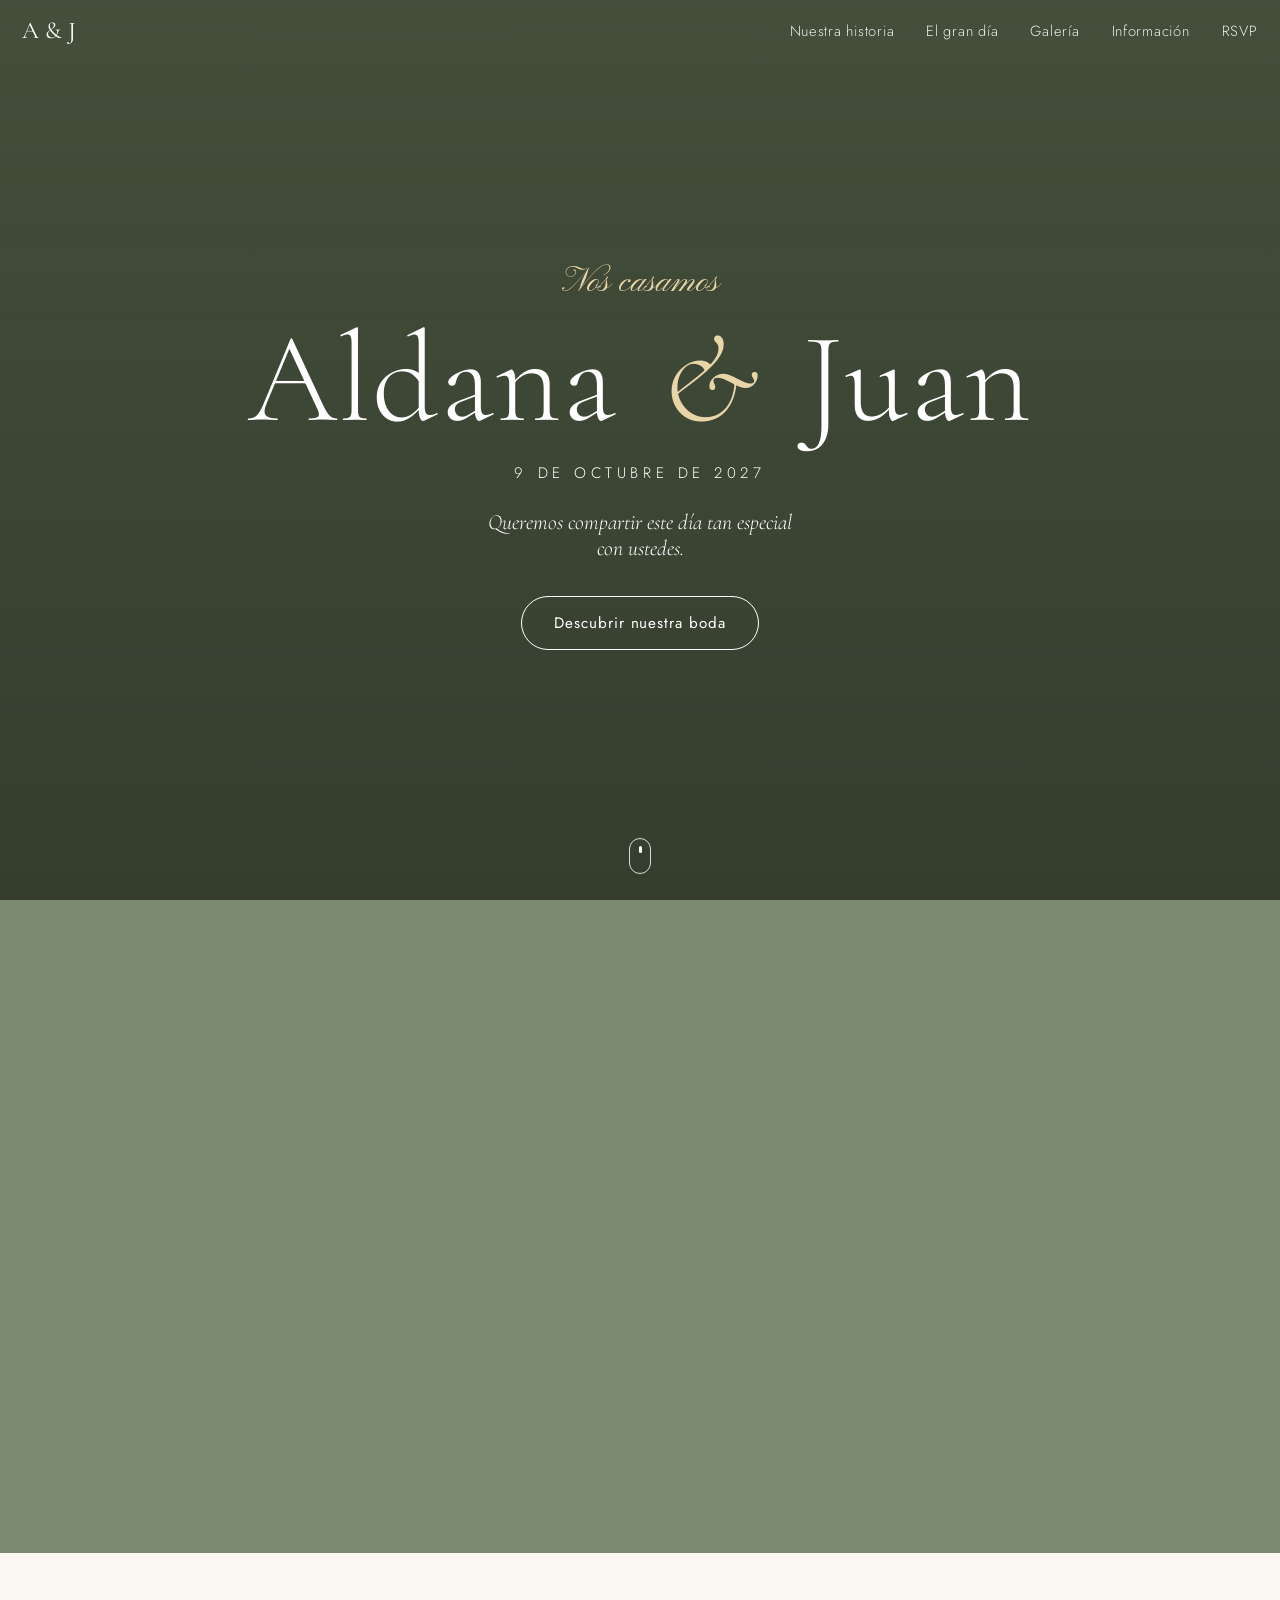
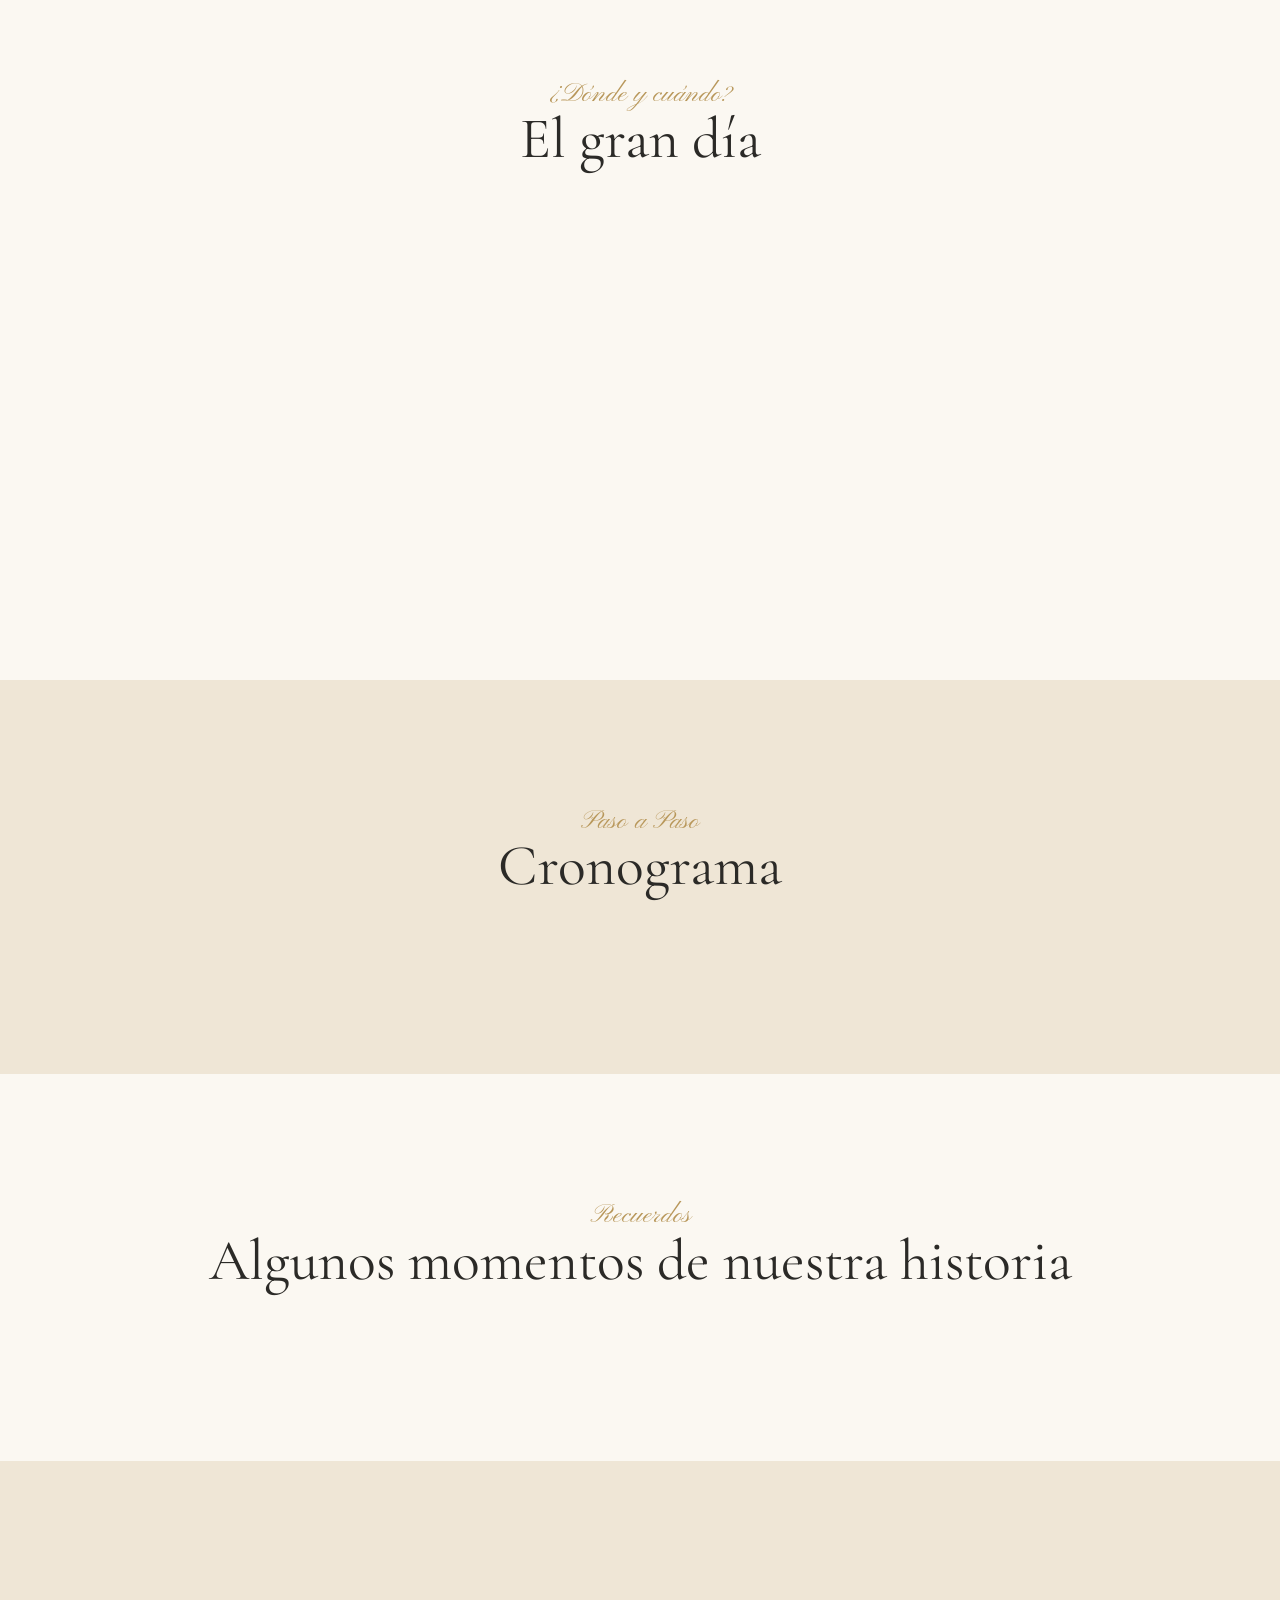
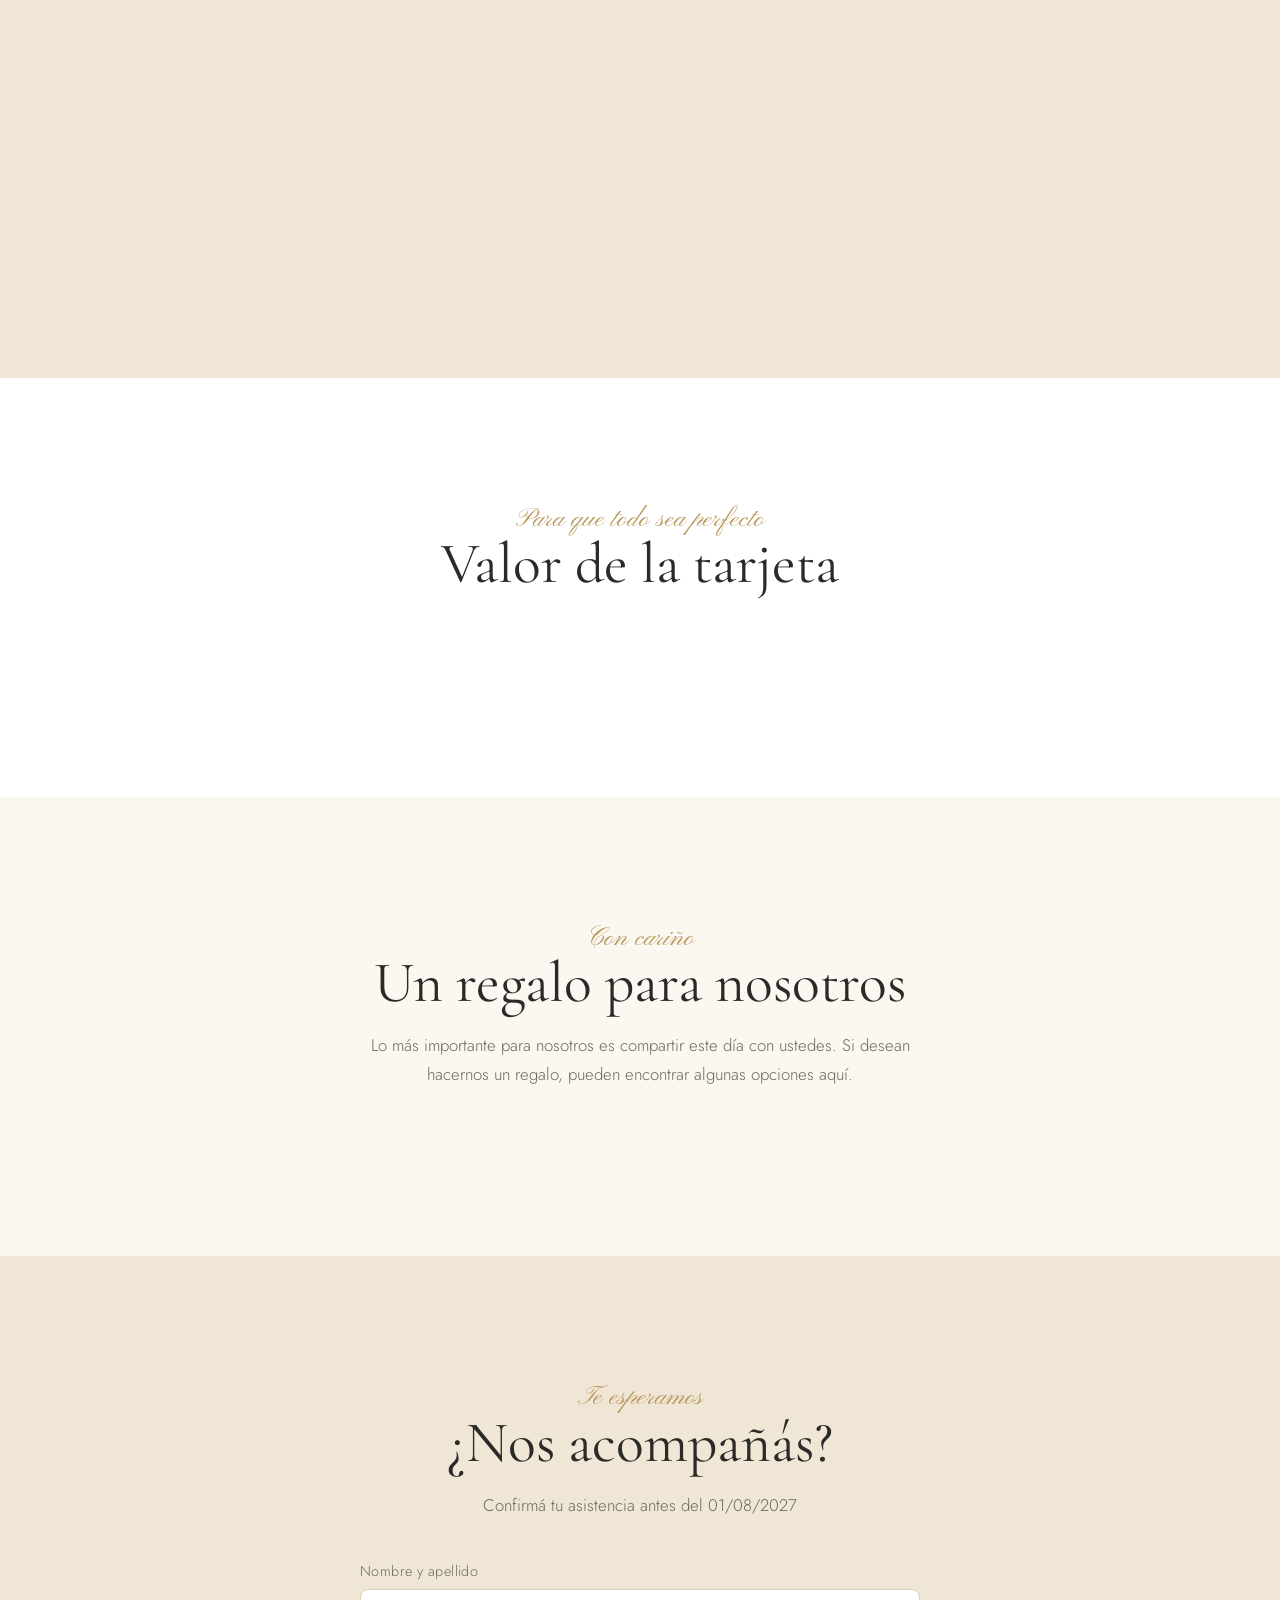
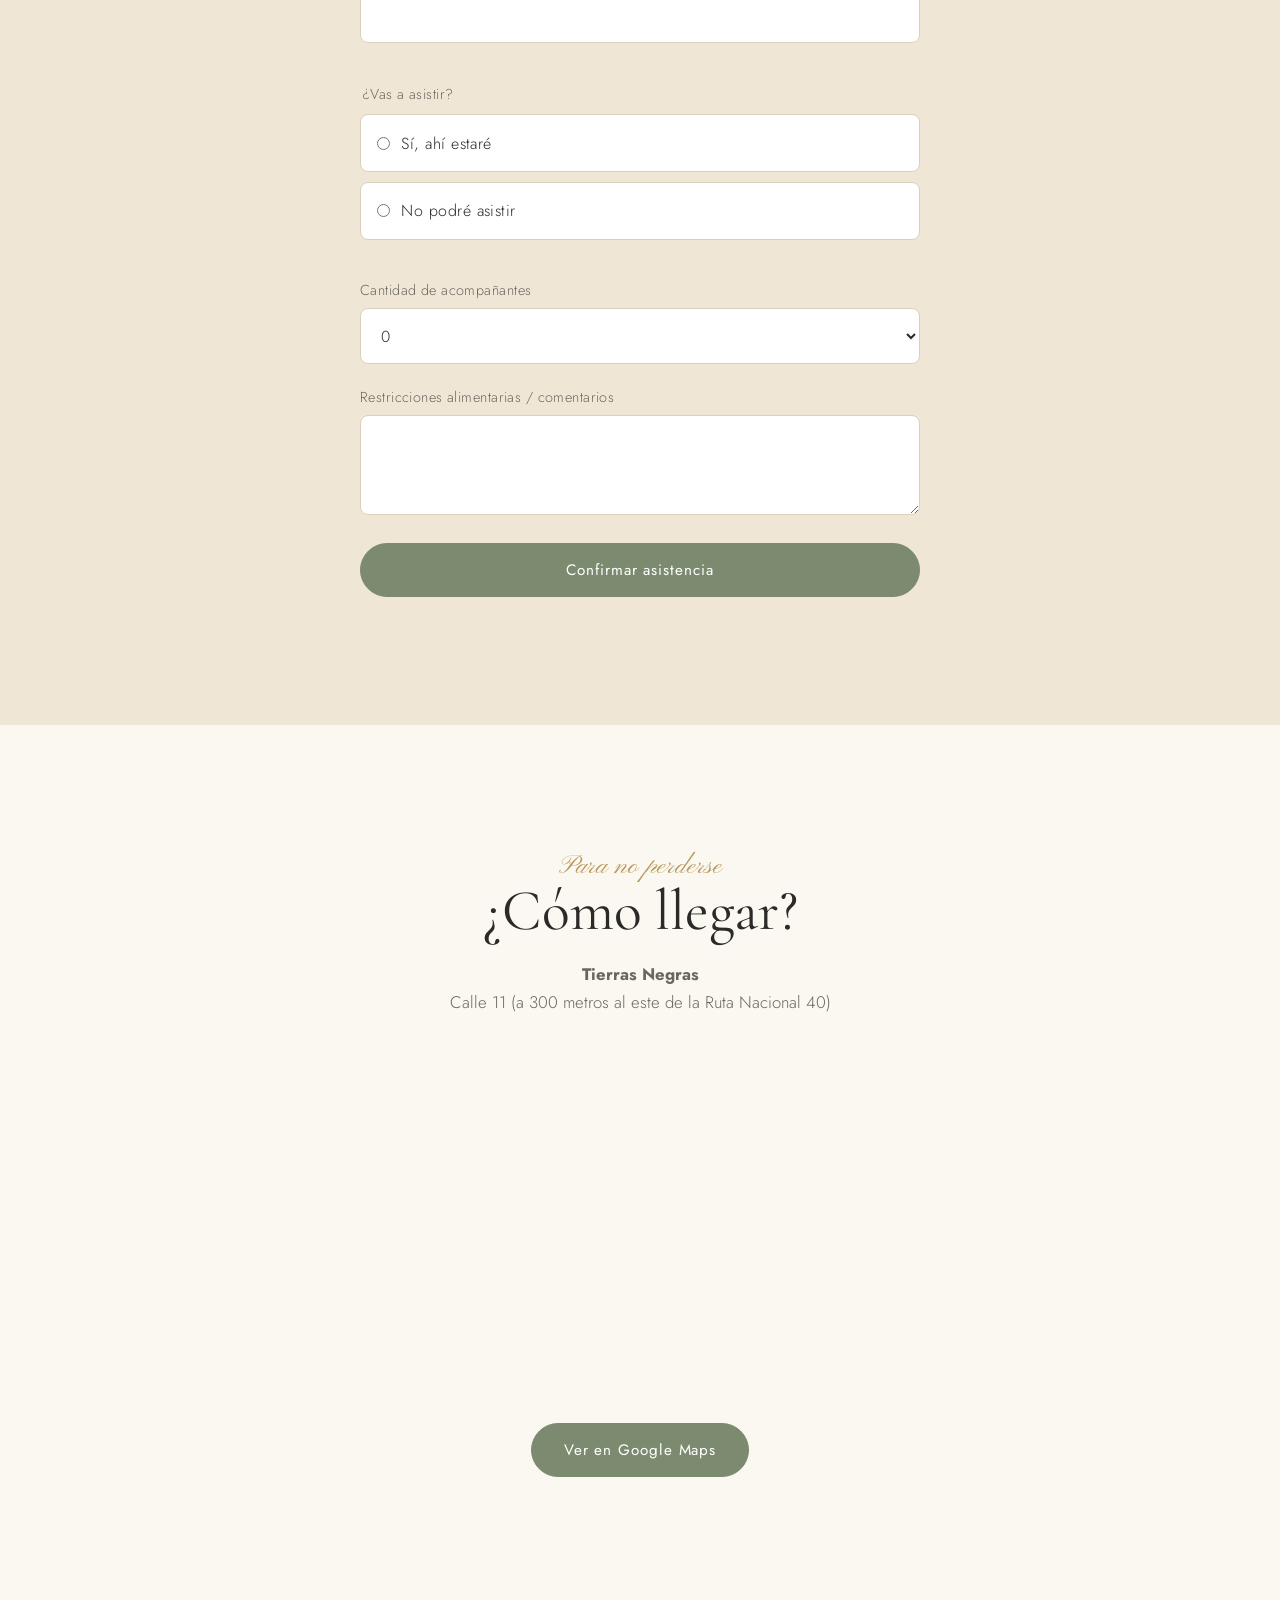
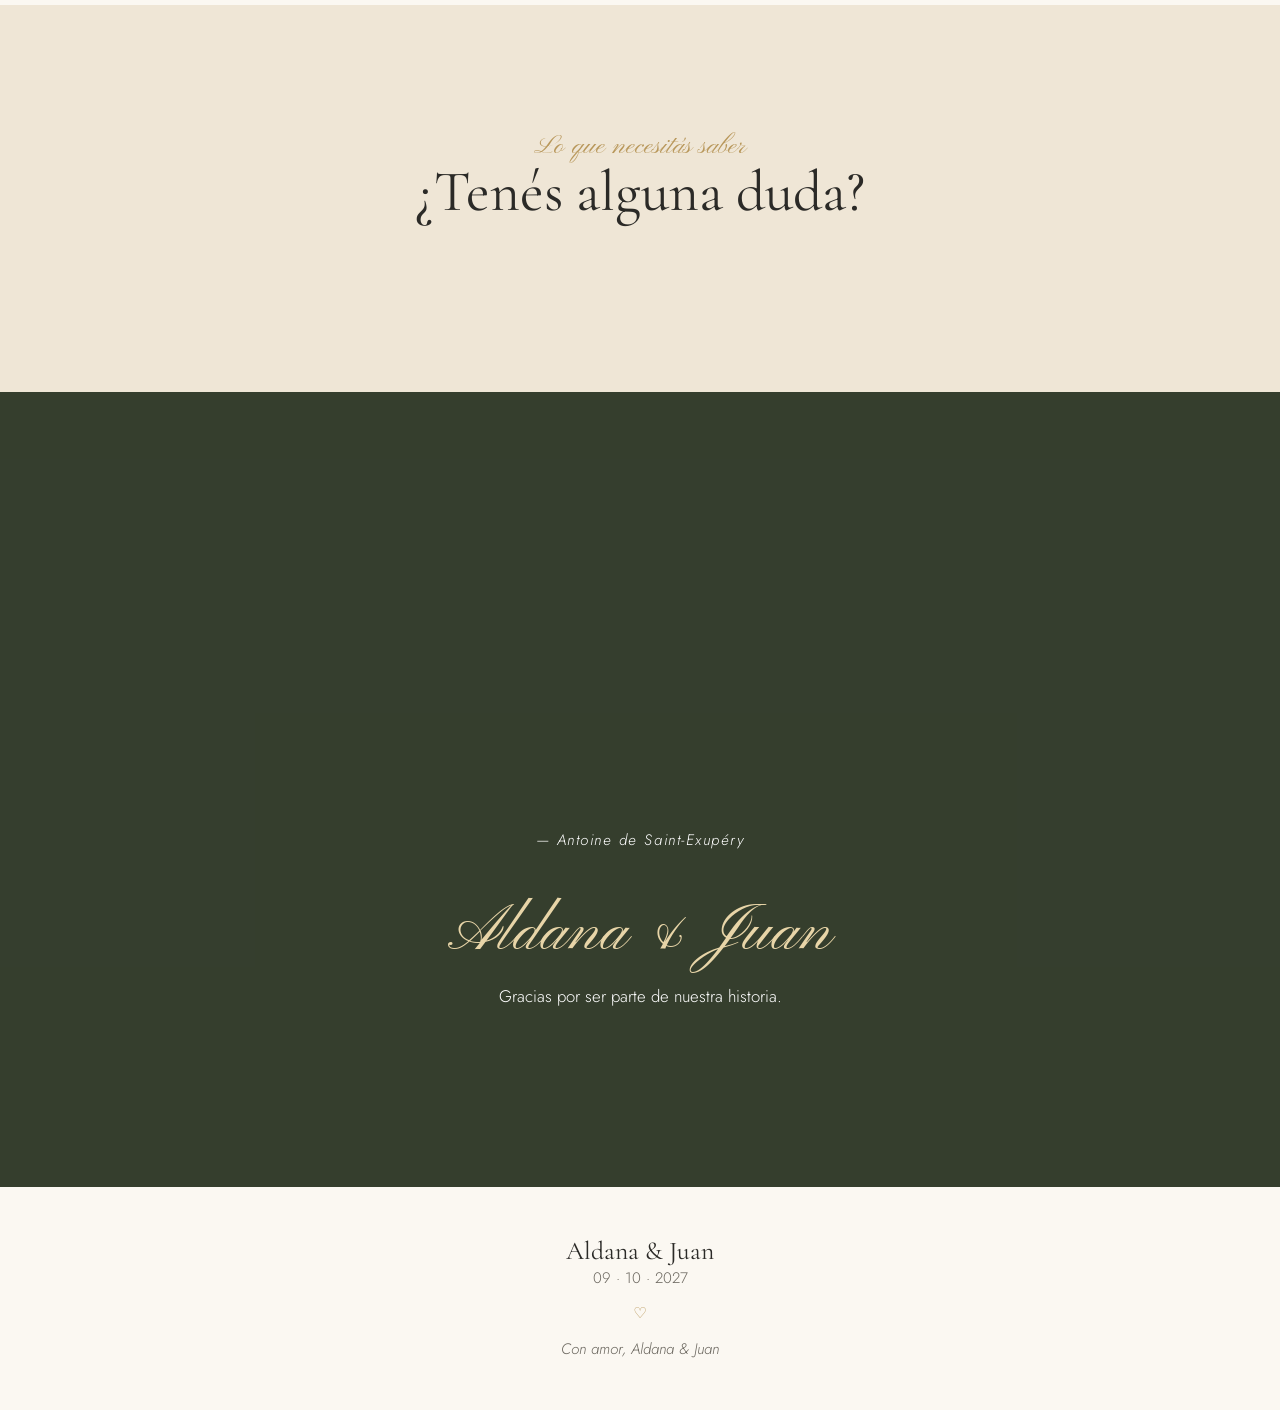
<file: v1/index.html>
<!DOCTYPE html>
<html lang="es">
<head>
<meta charset="utf-8">
<meta name="viewport" content="width=device-width, initial-scale=1">
<title>Aldana &amp; Juan · Nos casamos · 15 de noviembre de 2027</title>
<meta name="description" content="Aldana y Juan se casan el 15 de noviembre de 2027 en Estancia Los Álamos. Confirmá tu asistencia y encontrá toda la información.">
<meta property="og:type" content="website">
<meta property="og:title" content="Aldana &amp; Juan · Nos casamos">
<meta property="og:description" content="15 de noviembre de 2027 · Estancia Los Álamos. Queremos compartir este día con vos.">
<meta property="og:image" content="https://images.unsplash.com/photo-1519741497674-611481863552?auto=format&fit=crop&w=1200&h=630&q=70">
<meta property="og:image:width" content="1200"><meta property="og:image:height" content="630">
<meta name="twitter:card" content="summary_large_image">
<link rel="icon" href="data:image/svg+xml,%3Csvg xmlns='http://www.w3.org/2000/svg' viewBox='0 0 32 32'%3E%3Ccircle cx='16' cy='16' r='16' fill='%23FBF8F2'/%3E%3Ctext x='16' y='22' font-size='18' text-anchor='middle' fill='%23B8975A' font-family='serif'%3E%26%3C/text%3E%3C/svg%3E">
<link rel="preconnect" href="https://fonts.googleapis.com"><link rel="preconnect" href="https://fonts.gstatic.com" crossorigin>
<link href="https://fonts.googleapis.com/css2?family=Cormorant+Garamond:ital,wght@0,300;0,400;0,500;1,300;1,400&family=Jost:wght@300;400;500&family=Pinyon+Script&display=swap" rel="stylesheet">
<link rel="stylesheet" href="styles.css">
</head>
<body>

<nav id="nav">
  <a class="logo" href="#inicio" data-f="iniciales">A &amp; J</a>
  <ul class="menu">
    <li><a href="#historia">Nuestra historia</a></li><li><a href="#evento">El gran día</a></li><li><a href="#galeria">Galería</a></li><li><a href="#info">Información</a></li><li><a href="#rsvp">RSVP</a></li>
  </ul>
  <button class="burger" aria-label="Abrir menú" aria-expanded="false"><span></span><span></span><span></span></button>
</nav>
<div class="drawer" id="drawer">
  <a href="#historia">Nuestra historia</a><a href="#evento">El gran día</a><a href="#galeria">Galería</a><a href="#info">Información</a><a href="#rsvp">RSVP</a>
</div>

<header class="hero" id="inicio">
  <div class="bg" data-img="hero"></div>
  <div class="c">
    <p class="script">Nos casamos</p>
    <h1><span data-f="n1">Aldana</span> <i>&amp;</i> <span data-f="n2">Juan</span></h1>
    <p class="date" data-f="fechaLarga">9 de Octubre de 2027</p>
    <p class="q">Queremos compartir este día tan especial con ustedes.</p>
    <a class="btn light" href="#historia">Descubrir nuestra boda</a>
  </div>
  <span class="scroll" aria-hidden="true"></span>
</header>
<!--
<section class="sec" id="historia"><div class="wrap two">
  <div class="photo rv"><img data-img="historia" alt="Aldana y Juan" loading="lazy"></div>
  <div class="rv">
    <p class="script">¿ Cómo empezó todo ?</p>
    <h2>Nuestra Historia</h2>
    <p class="lead">Nos cruzamos una tarde cualquiera, entre amigos en común, y desde esa primera charla ya no hubo vuelta atrás. Entre mates, viajes y domingos largos fuimos armando un lugar que se parece a casa. Hoy queremos celebrar ese camino con las personas que lo hicieron más lindo. <em>(Texto de ejemplo: reemplazalo por el de ustedes.)</em></p>
    <ul class="hitos">
      <li><b>El primer encuentro</b><span>Una charla que se alargó hasta que cerraron el lugar.</span></li>
      <li><b>Nuestro primer viaje</b><span>Mochilas, mapas mal doblados y muchas risas.</span></li>
      <li><b>El comienzo de nuestra historia</b><span>El día en que supimos que era para siempre.</span></li>
    </ul>
  </div>
</div></section>
-->
<section class="sec count" id="fecha"><div class="wrap rv">
  <p class="script">Guardá la fecha</p>
  <h2>Falta muy poco</h2>
  <div class="cd" aria-live="off"><div><b id="d">0</b><small>días</small></div><div><b id="h">0</b><small>horas</small></div><div><b id="m">0</b><small>minutos</small></div><div><b id="s">0</b><small>segundos</small></div></div>
  <p class="fecha" data-f="fechaLarga">9 de Octubre de 2027</p>
  <button class="btn light" id="ics">Agregar al calendario</button>
</div></section>

<section class="sec" id="evento"><div class="wrap center">
  <p class="script">¿Dónde y cuándo?</p>
  <h2>El gran día</h2>
  <div class="grid c2">
    <article class="card rv">
      <svg viewBox="0 0 48 48"><path d="M24 4v10M19 9h10M10 44V24l14-10 14 10v20zM20 44V32a4 4 0 018 0v12"/></svg>
      <h3>Ceremonia</h3><div class="h"><span data-f="cerLugar">Parroquia María Madre de Dios</span> · <span data-f="cerHora">20:00</span> hs</div>
      <p data-f="cerDir">Esquina de Av. Paula Albarracín de Sarmiento y Dorrego (Barrio Aramburu)</p><a class="btn" data-map="cer" target="_blank" rel="noopener">Ver ubicación</a>
    </article>
    <article class="card rv">
      <svg viewBox="0 0 48 48"><path d="M16 6l2 16a6 6 0 0012 0l2-16M24 28v14M16 42h16M12 6h24"/></svg>
      <h3>Recepción</h3><div class="h"><span data-f="recLugar">Tierras Negras</span> · <span data-f="recHora">21:00</span> hs</div>
      <p data-f="recDir">Calle 11 (a 300 metros al este de la Ruta Nacional 40)</p><a class="btn" data-map="rec" target="_blank" rel="noopener">Ver ubicación</a>
    </article>
  </div>
</div></section>

<section class="sec champ" id="cronograma"><div class="wrap center">
  <p class="script">Paso a Paso</p><h2>Cronograma</h2>
  <ol class="tl rv" id="tl"></ol>
</div></section>

<section class="sec" id="galeria"><div class="wrap center">
  <p class="script">Recuerdos</p>
  <h2>Algunos momentos de nuestra historia</h2>
  <div class="mas" id="mas"></div>
</div></section>
<div class="lb" id="lb" role="dialog" aria-label="Foto ampliada"><button class="x" aria-label="Cerrar">×</button><button class="p" aria-label="Anterior">‹</button><img alt=""><button class="n" aria-label="Siguiente">›</button></div>

<section class="sec champ" id="dress"><div class="wrap center rv">
  <p class="script">¿Cómo vestirse?</p><h2>Dress Code</h2>
  <p class="dress-t">Estrictamente formal</p>
  <p class="lead">Queremos que se sientan cómodos y elegantes para compartir esta noche con nosotros.</p>
</section>

<section class="sec white" id="tarjeta"><div class="wrap center">
  <p class="script">Para que todo sea perfecto</p>
  <h2>Valor de la tarjeta</h2>
  <p class="lead" id="tj-texto"></p>
  <div class="grid c2" id="tj-precios"></div>
  <ul class="incluye" id="tj-incluye"></ul>
  <p class="nota" id="tj-nota"></p>
</div></section>

<section class="sec" id="regalos"><div class="wrap center">
  <p class="script">Con cariño</p><h2>Un regalo para nosotros</h2>
  <p class="lead">Lo más importante para nosotros es compartir este día con ustedes. Si desean hacernos un regalo, pueden encontrar algunas opciones aquí.</p>
  <div class="grid c3" id="regalos-g"></div>
</div>
</section>

<section class="sec champ" id="rsvp"><div class="wrap center">
  <p class="script">Te esperamos</p><h2>¿Nos acompañás?</h2>
  <p class="lead">Confirmá tu asistencia antes del 01/08/2027</p>
  <form id="f" novalidate>
    <label>Nombre y apellido<input name="nombre" autocomplete="name" required><span class="err"></span></label>
    <fieldset><legend>¿Vas a asistir?</legend>
      <div class="opts"><label><input type="radio" name="asiste" value="Sí" required> Sí, ahí estaré</label><label><input type="radio" name="asiste" value="No"> No podré asistir</label></div><span class="err"></span></fieldset>
    <label id="acomp">Cantidad de acompañantes<select name="acomp"><option>0</option><option>1</option><option>2</option><option>3</option><option>4</option><option>5</option><option>6</option><option>7</option><option>8</option><option>9</option><option>10</option></select></label>
    <label>Restricciones alimentarias / comentarios<textarea name="notas" rows="3"></textarea></label>
    <button class="btn solid" type="submit">Confirmar asistencia</button>
  </form>
  <div class="ok" id="ok" role="status"><p class="script">¡Gracias!</p><h3>Tu respuesta está lista</h3><p id="okt" class="lead"></p></div>
</div></section>

<section class="sec" id="ubicacion"><div class="wrap center">
  <p class="script">Para no perderse</p><h2>¿Cómo llegar?</h2>
  <p class="lead"><b data-f="recLugar">Tierras Negras</b><br><span data-f="recDir">Calle 11 (a 300 metros al este de la Ruta Nacional 40)</span></p>
  <iframe class="map" src="https://www.google.com/maps/embed?pb=!1m18!1m12!1m3!1d2798.928358996423!2d-68.5369493!3d-31.6651535!2m3!1f0!2f0!3f0!3m2!1i1024!2i768!4f13.1!3m3!1m2!1s0x96813dfb453e249f%3A0x977157f2569e8dba!2sTierras%20Negras%20Rest%C3%B3!5e1!3m2!1ses!2sar!4v1793712161070!5m2!1ses!2sar" title="Mapa del lugar" style="border:0" allowfullscreen loading="lazy" referrerpolicy="strict-origin-when-cross-origin"></iframe>
  <div class="btns"><a class="btn solid" data-map="rec" target="_blank" rel="noopener">Ver en Google Maps</a>
</div></section>

<section class="sec champ" id="info"><div class="wrap center">
  <p class="script">Lo que necesitás saber</p><h2>¿Tenés alguna duda?</h2>
  <div class="grid c4 faq" id="faq"></div>
</div></section>

<section class="fin" data-img="fin">
  <blockquote class="rv">El amor no consiste en mirarse el uno al otro, sino en mirar juntos en la misma dirección.</blockquote>
  <cite>— Antoine de Saint-Exupéry</cite>
  <h2 class="script" style="color:#E8D5A8;font-size:clamp(2.6rem,9vw,4rem)"><span data-f="n1">Aldana</span> &amp; <span data-f="n2">Juan</span></h2>
  <p>Gracias por ser parte de nuestra historia.</p>
</section>

<footer>
  <b><span data-f="n1">Aldana</span> &amp; <span data-f="n2">Juan</span></b>
  <span data-f="fechaCorta">15 · 11 · 2027</span>
  <div class="h" aria-hidden="true">♡</div>
  <em>Con amor, <span data-f="n1">Aldana</span> &amp; <span data-f="n2">Juan</span></em>
</footer>

<script src="script.js"></script>
</body>
</html>
</file>
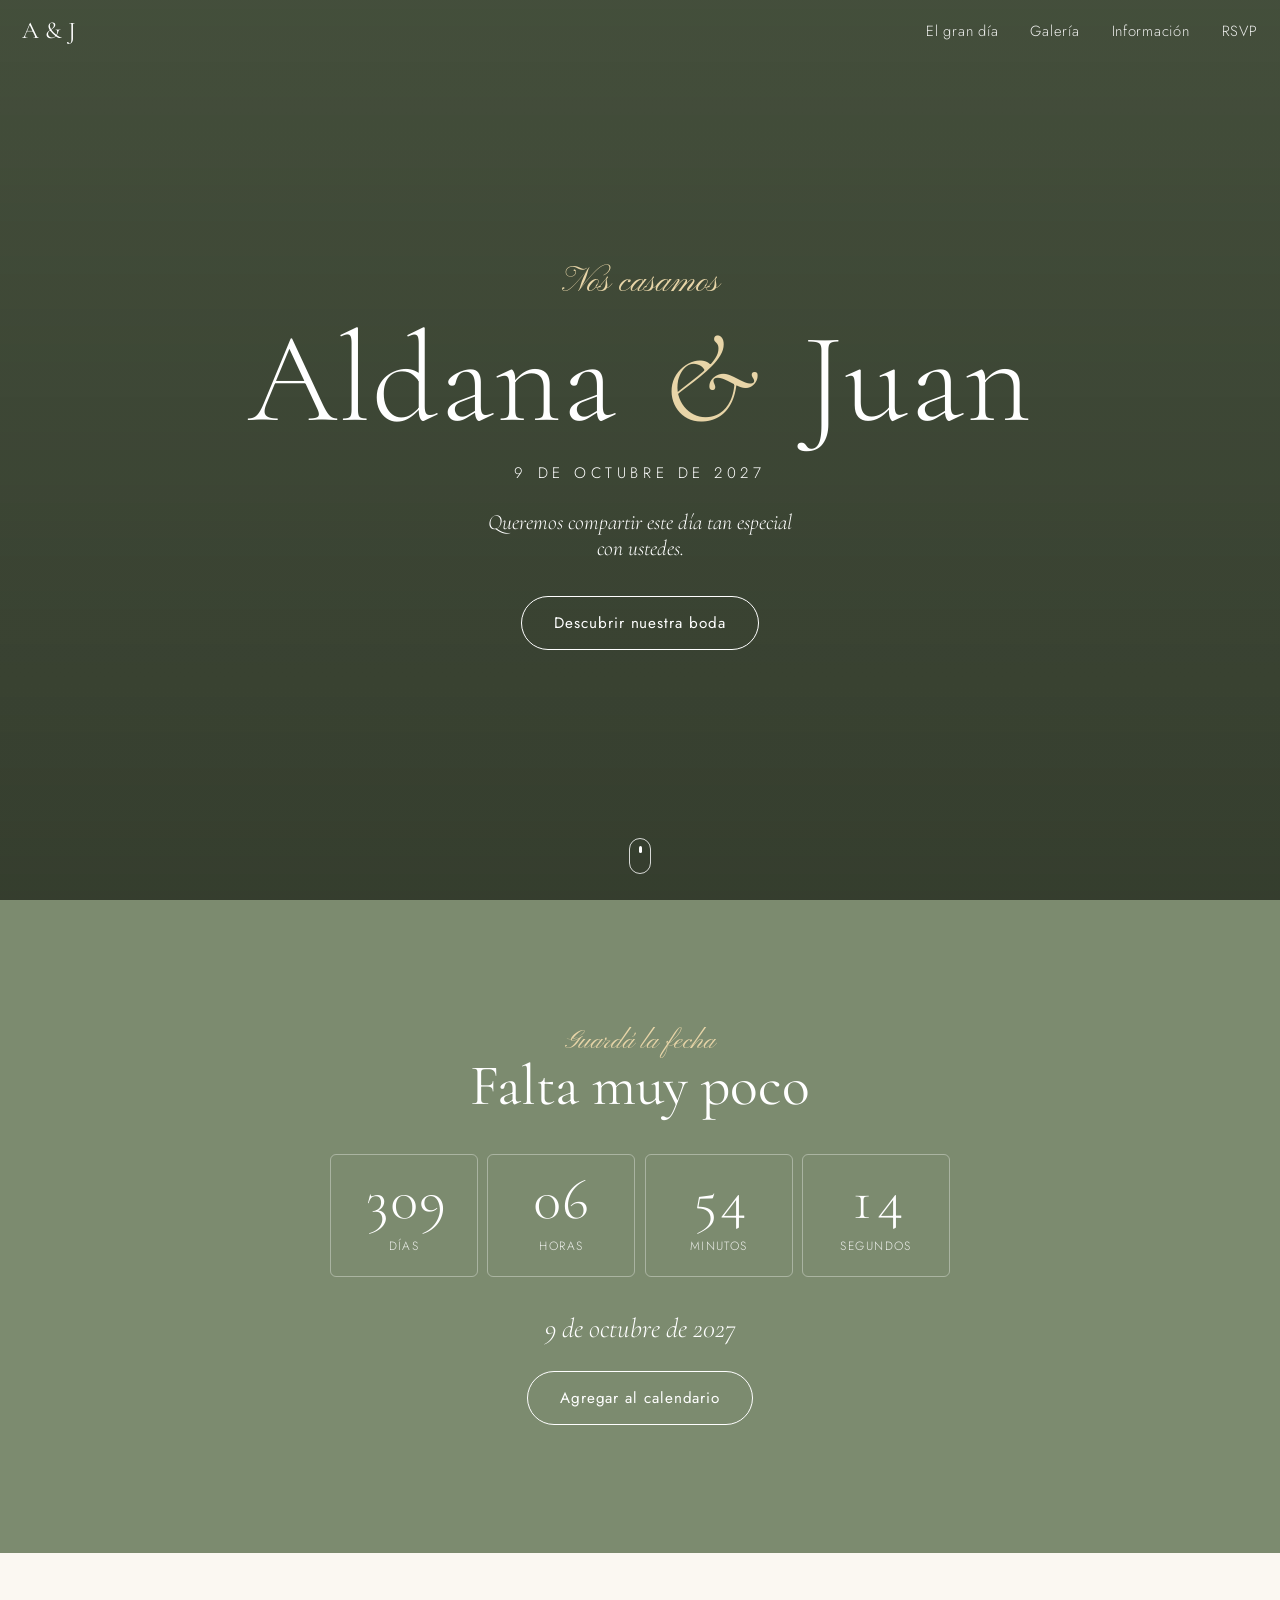
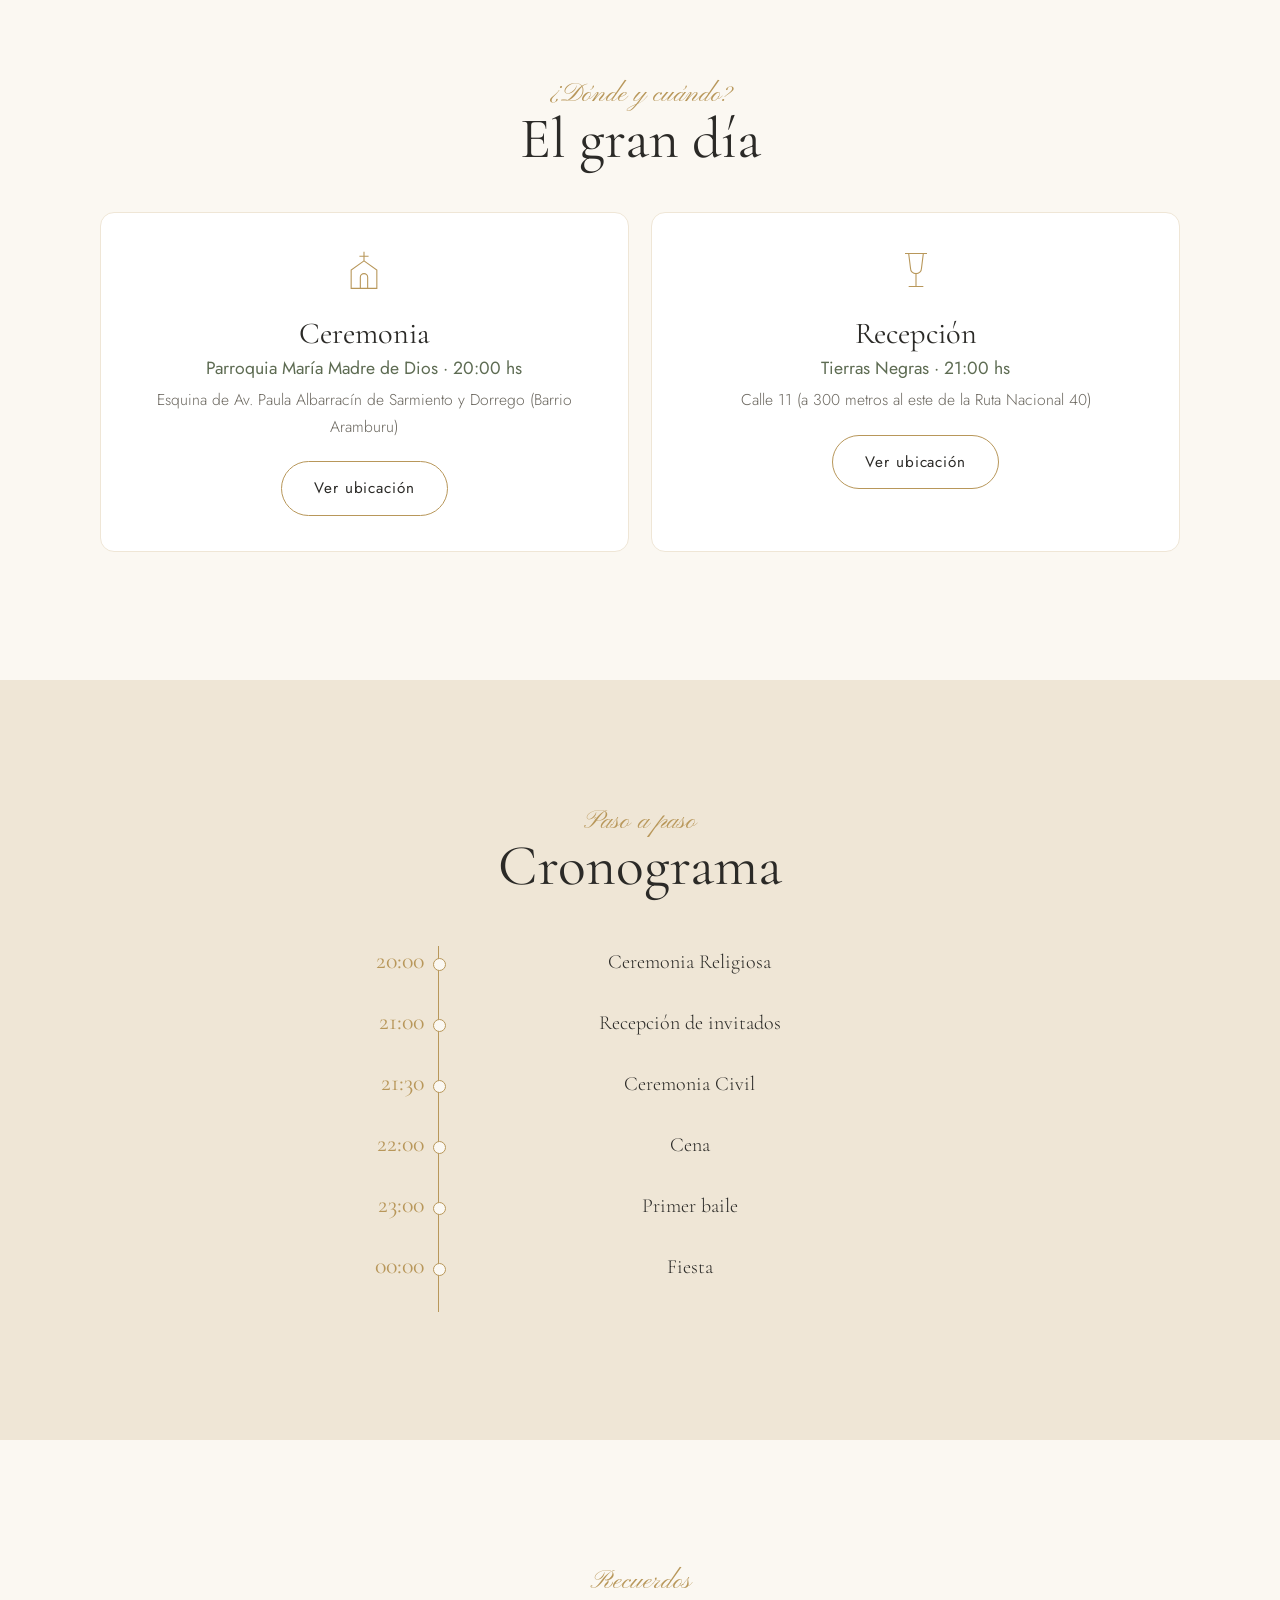
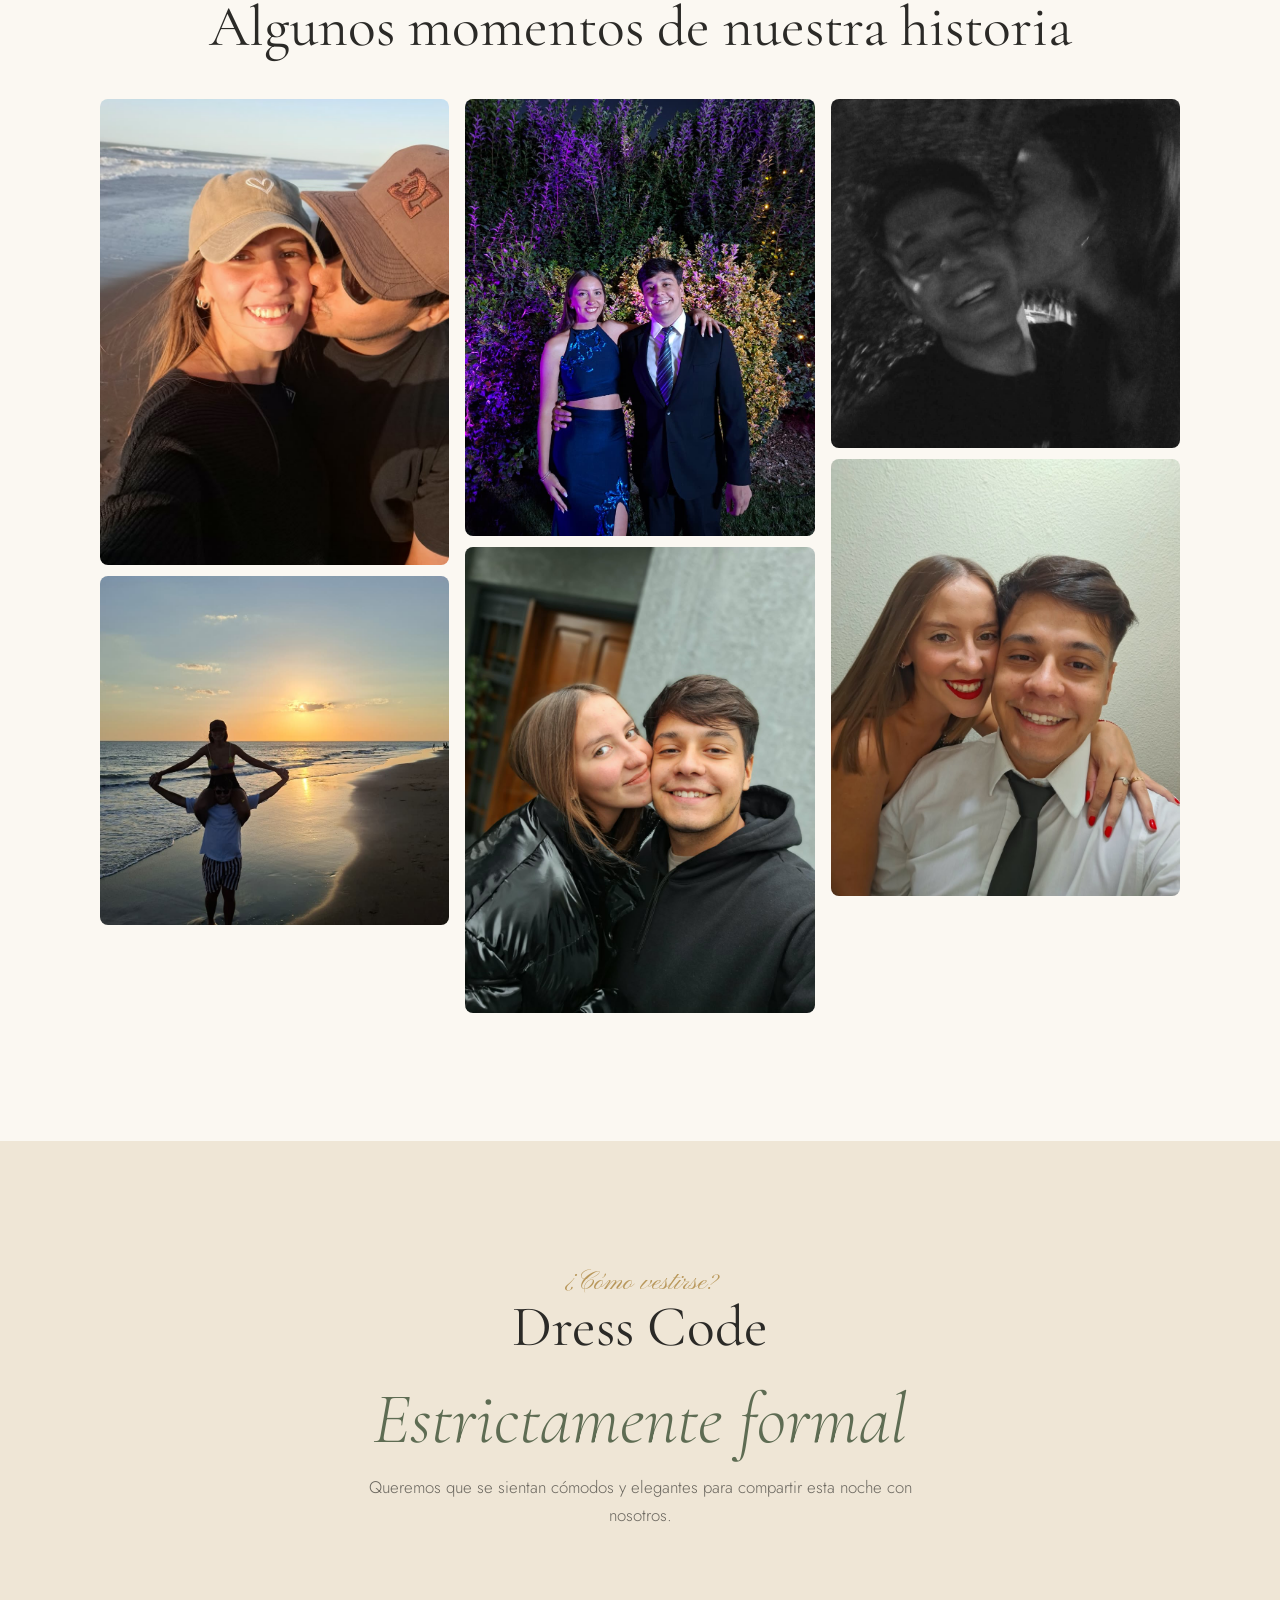
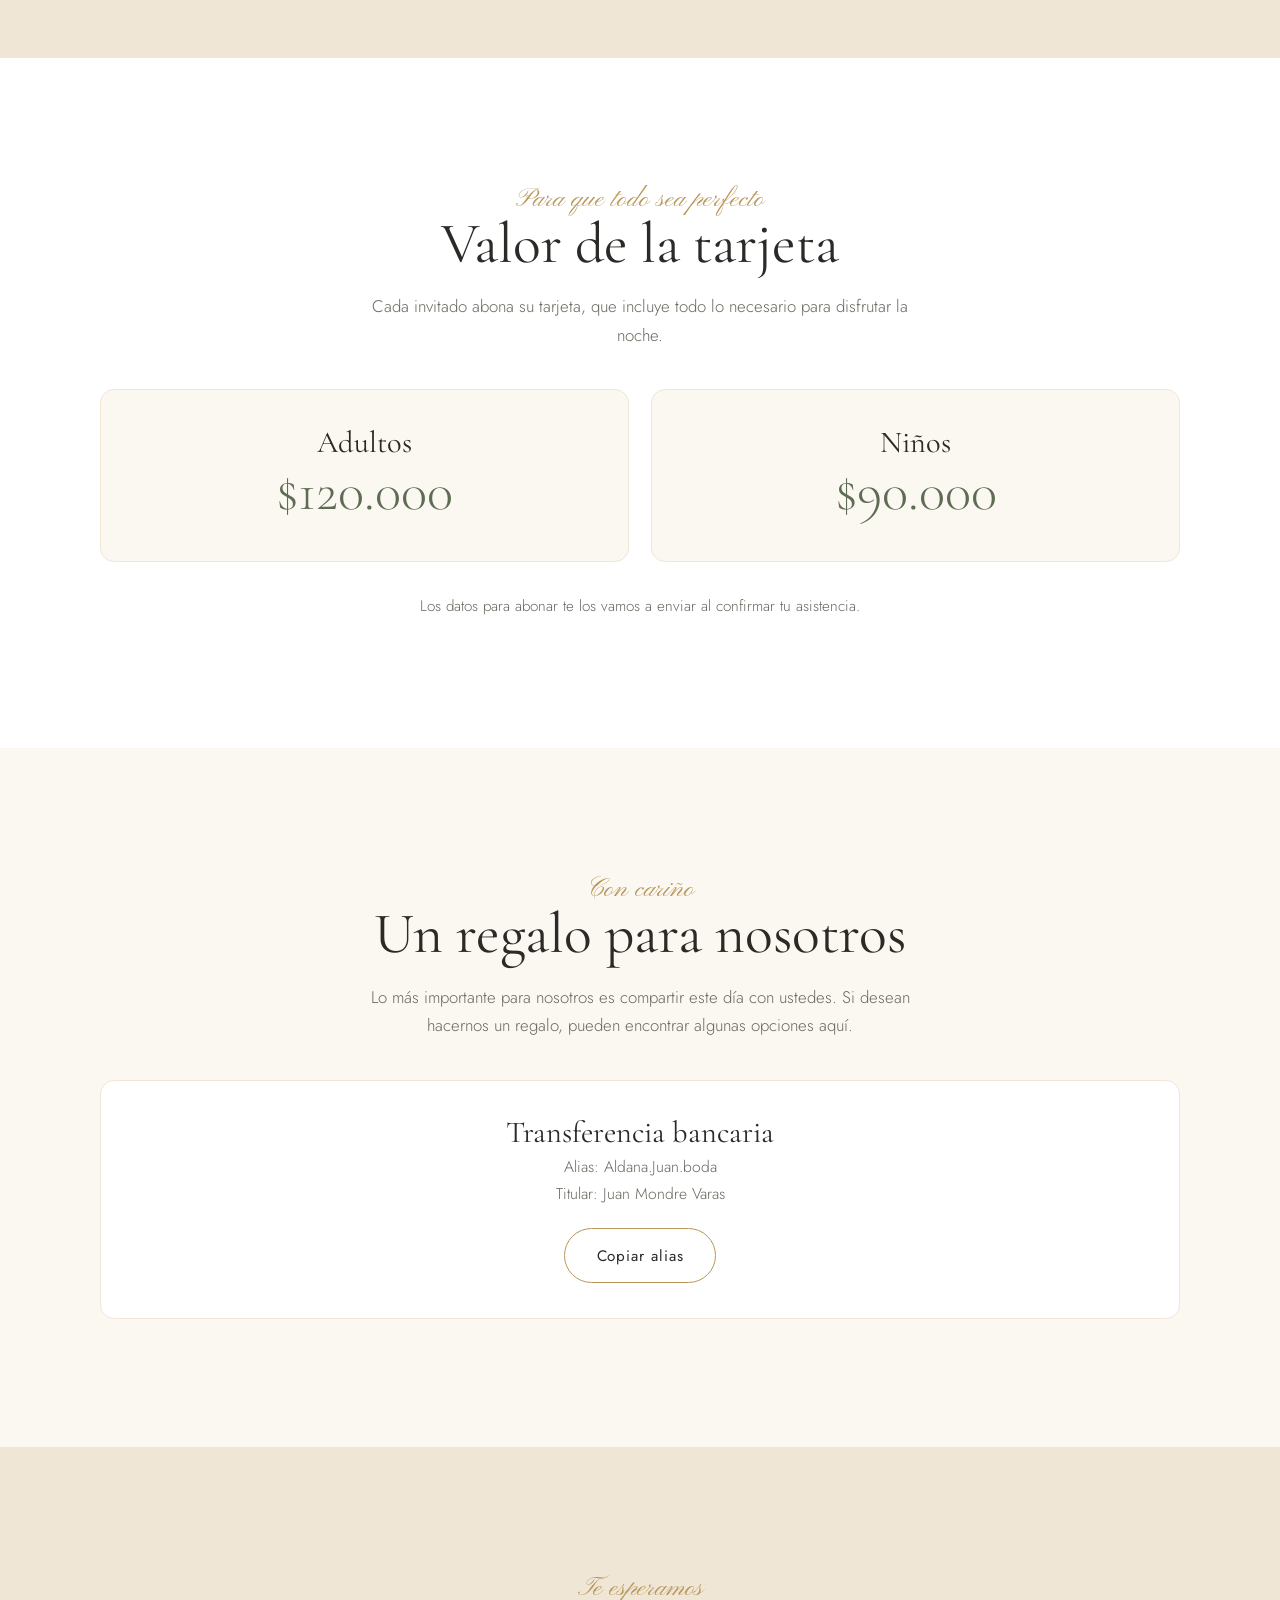
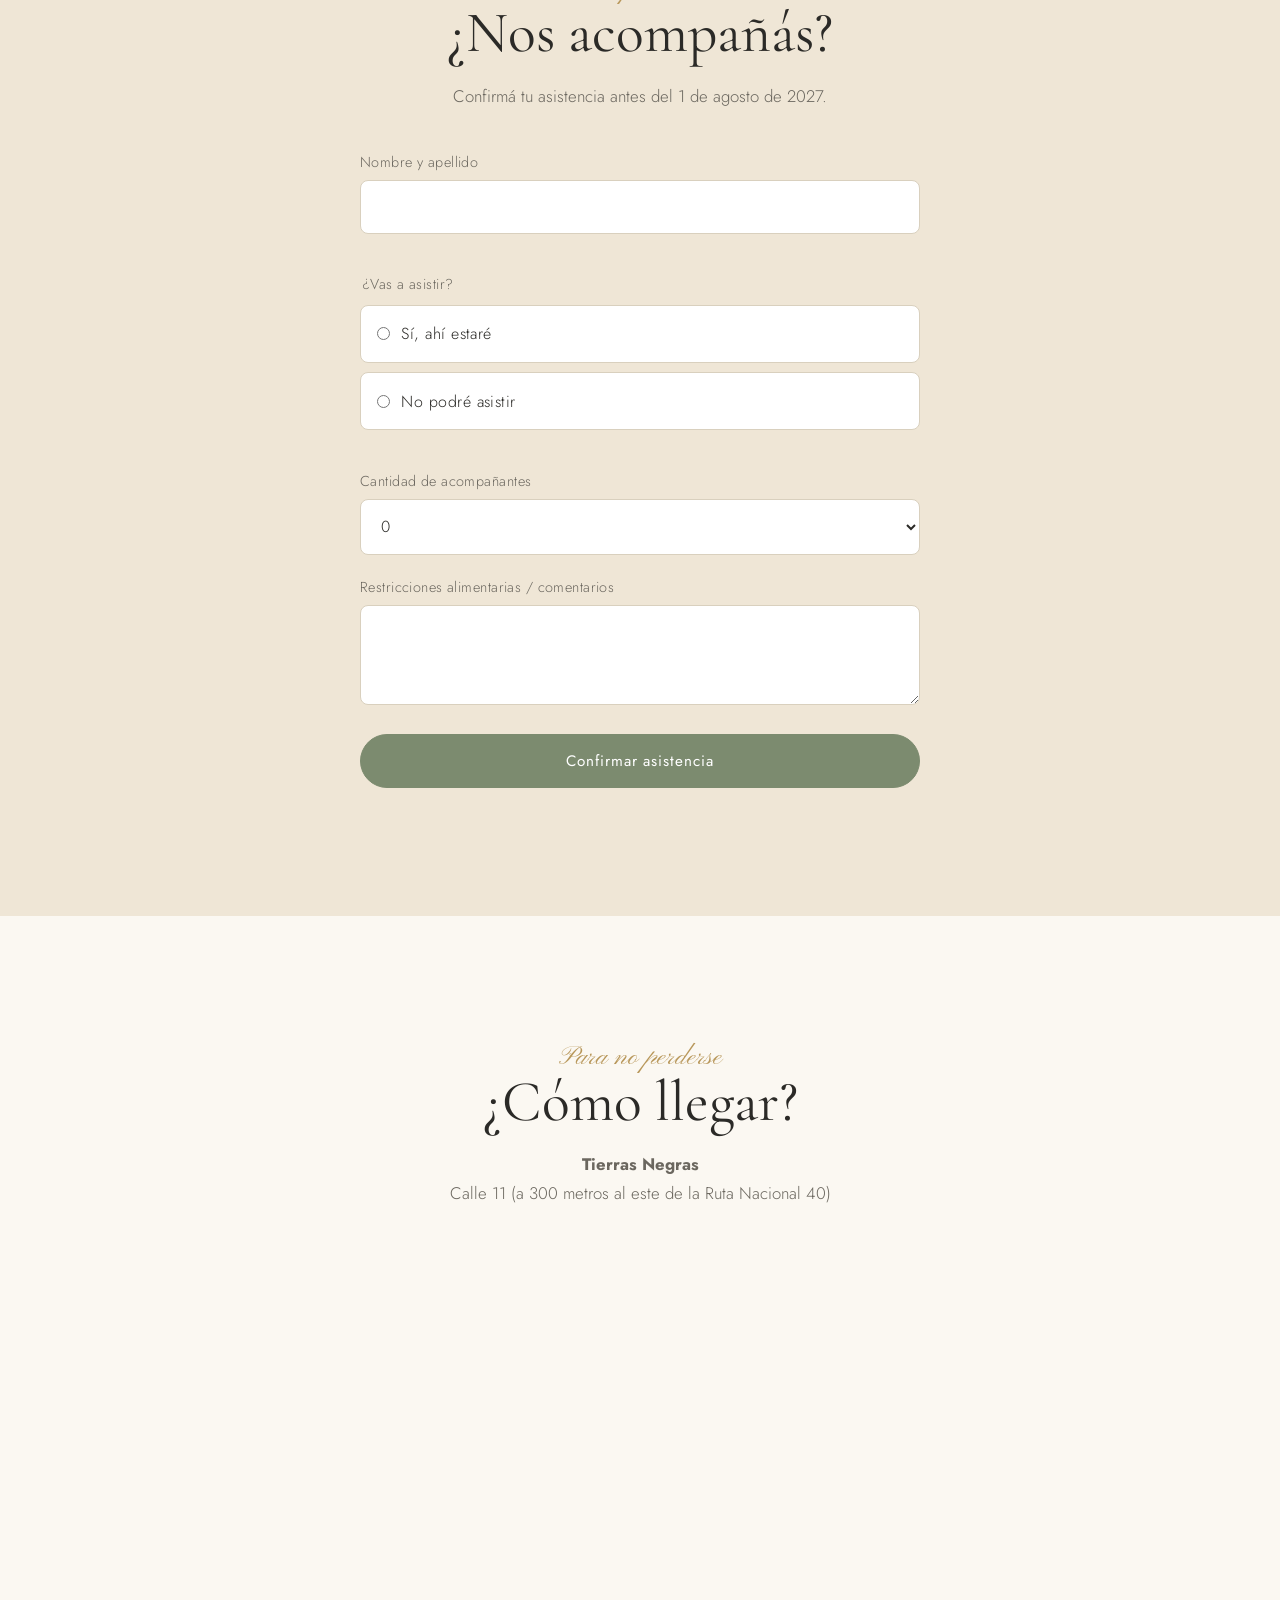
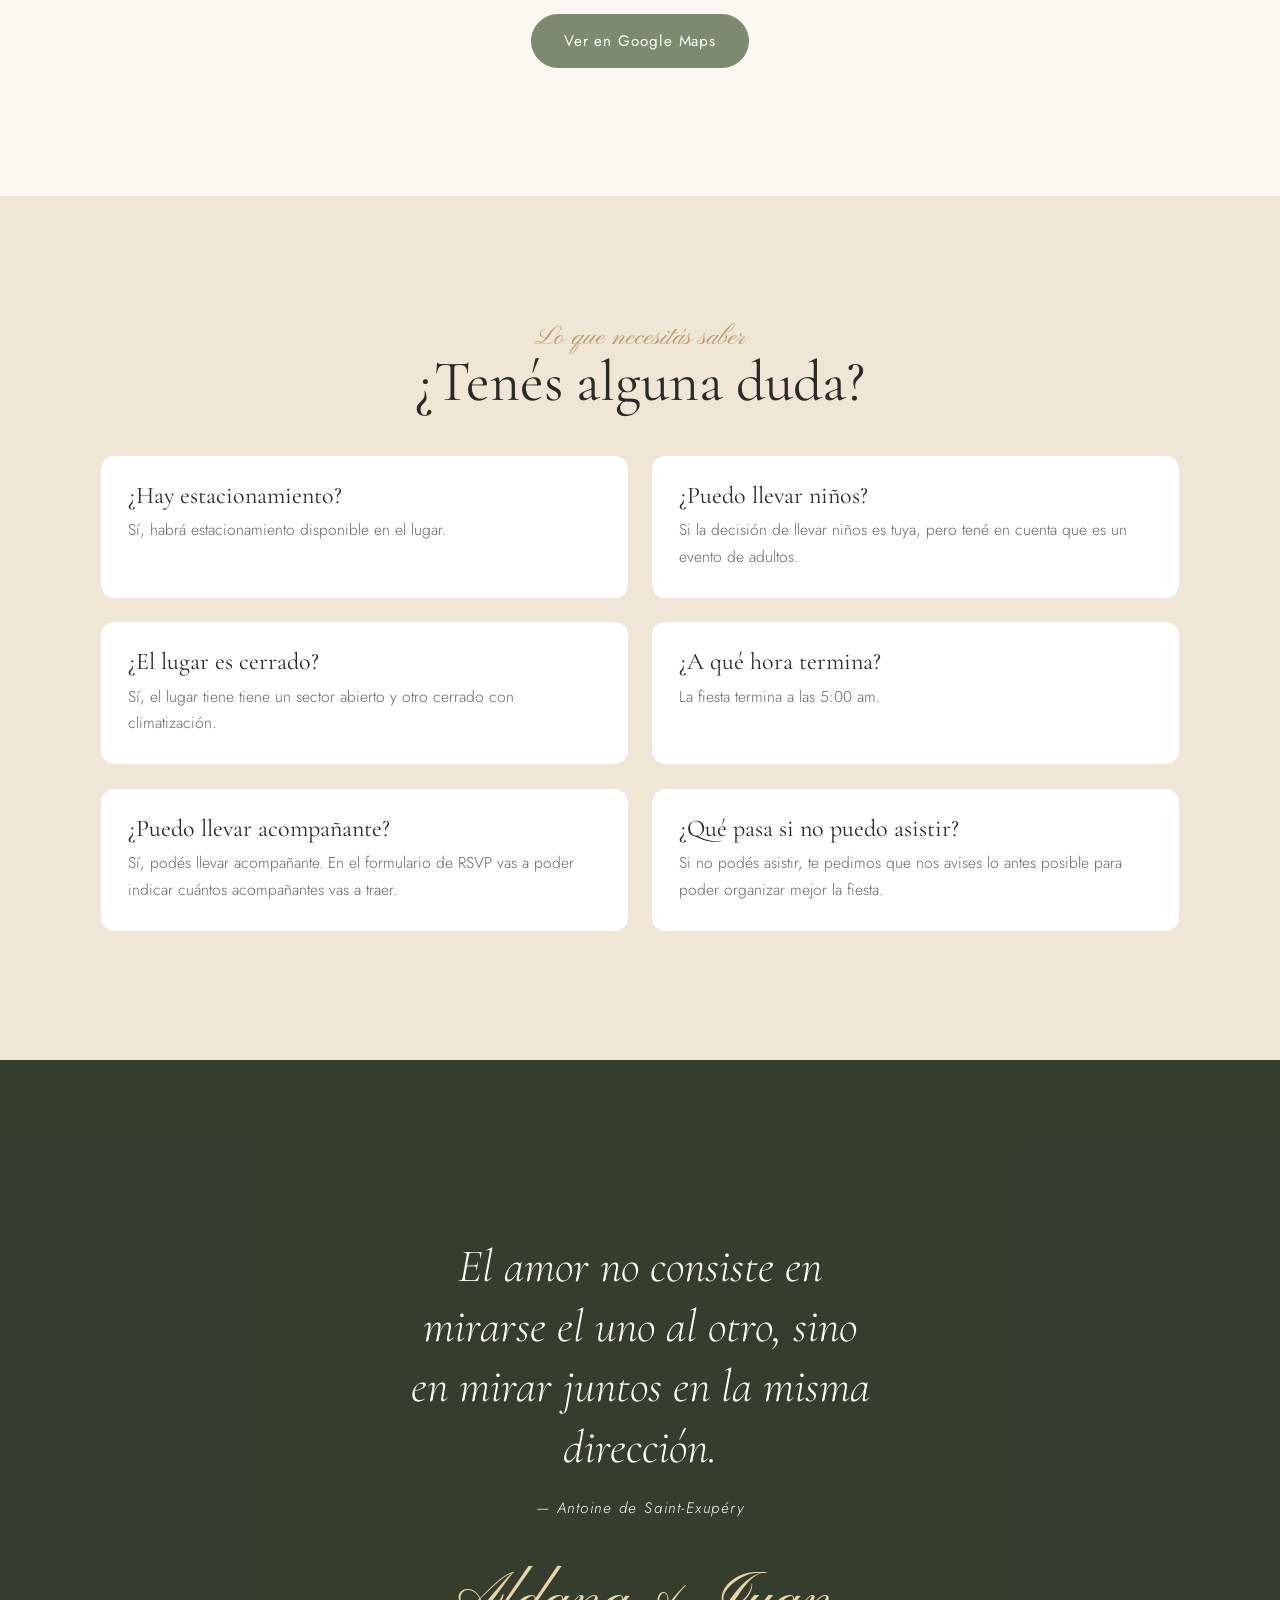
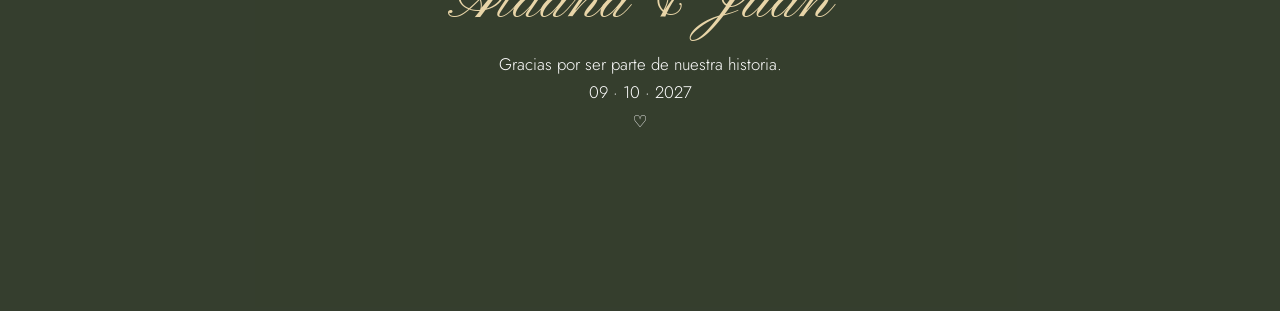
<file: v2/index.html>
<!DOCTYPE html>
<html lang="es">
<head>
<meta charset="utf-8">
<meta name="viewport" content="width=device-width, initial-scale=1">
<title>Aldana &amp; Juan · Nos casamos · 9 de octubre de 2027</title>
<meta name="description" content="Aldana y Juan se casan el 9 de octubre de 2027 en Tierras Negras. Confirmá tu asistencia y encontrá toda la información.">
<meta property="og:type" content="website">
<meta property="og:title" content="Aldana &amp; Juan · Nos casamos">
<meta property="og:description" content="9 de octubre de 2027 · Tierras Negras. Queremos compartir este día con vos.">
<meta property="og:image" content="https://images.unsplash.com/photo-1519741497674-611481863552?auto=format&fit=crop&w=1200&h=630&q=70">
<meta property="og:image:width" content="1200"><meta property="og:image:height" content="630">
<meta name="twitter:card" content="summary_large_image">
<link rel="icon" href="data:image/svg+xml,%3Csvg xmlns='http://www.w3.org/2000/svg' viewBox='0 0 32 32'%3E%3Ccircle cx='16' cy='16' r='16' fill='%23FBF8F2'/%3E%3Ctext x='16' y='22' font-size='18' text-anchor='middle' fill='%23B8975A' font-family='serif'%3E%26%3C/text%3E%3C/svg%3E">
<link rel="preconnect" href="https://fonts.googleapis.com"><link rel="preconnect" href="https://fonts.gstatic.com" crossorigin>
<link href="https://fonts.googleapis.com/css2?family=Cormorant+Garamond:ital,wght@0,300;0,400;0,500;1,300;1,400&family=Jost:wght@300;400;500&family=Pinyon+Script&display=swap" rel="stylesheet">
<link rel="stylesheet" href="styles.css">
</head>
<body>

<nav id="nav">
  <a class="logo" href="#inicio" data-f="iniciales">A &amp; J</a>
  <ul class="menu">
    <li><a href="#evento">El gran día</a></li><li><a href="#galeria">Galería</a></li><li><a href="#info">Información</a></li><li><a href="#rsvp">RSVP</a></li>
  </ul>
  <button class="burger" aria-label="Abrir menú" aria-expanded="false"><span></span><span></span><span></span></button>
</nav>
<div class="drawer" id="drawer">
  <a href="#evento">El gran día</a><a href="#galeria">Galería</a><a href="#info">Información</a><a href="#rsvp">RSVP</a>
</div>

<header class="hero" id="inicio">
  <div class="bg" data-img="hero"></div>
  <div class="c">
    <p class="script">Nos casamos</p>
    <h1><span data-f="n1">Aldana</span> <i>&amp;</i> <span data-f="n2">Juan</span></h1>
    <p class="date" data-f="fechaLarga">9 de octubre de 2027</p>
    <p class="q">Queremos compartir este día tan especial con ustedes.</p>
    <a class="btn light" href="#fecha">Descubrir nuestra boda</a>
  </div>
  <span class="scroll" aria-hidden="true"></span>
</header>

<!--
<section class="sec" id="historia"><div class="wrap two">
  <div class="photo rv"><img data-img="historia" alt="Aldana y Juan" loading="lazy"></div>
  <div class="rv">
    <p class="script">¿Cómo empezó todo?</p>
    <h2>Nuestra Historia</h2>
    <p class="lead">Texto de ejemplo: reemplazalo por el de ustedes.</p>
    <ul class="hitos">
      <li><b>El primer encuentro</b><span>Una charla que se alargó hasta que cerraron el lugar.</span></li>
      <li><b>Nuestro primer viaje</b><span>Mochilas, mapas mal doblados y muchas risas.</span></li>
      <li><b>El comienzo de nuestra historia</b><span>El día en que supimos que era para siempre.</span></li>
    </ul>
  </div>
</div></section>
-->

<section class="sec count" id="fecha"><div class="wrap rv">
  <p class="script">Guardá la fecha</p>
  <h2>Falta muy poco</h2>
  <div class="cd" aria-live="off"><div><b id="d">0</b><small>días</small></div><div><b id="h">0</b><small>horas</small></div><div><b id="m">0</b><small>minutos</small></div><div><b id="s">0</b><small>segundos</small></div></div>
  <p class="fecha" data-f="fechaLarga">9 de octubre de 2027</p>
  <button class="btn light" id="ics">Agregar al calendario</button>
</div></section>

<section class="sec" id="evento"><div class="wrap center">
  <p class="script">¿Dónde y cuándo?</p>
  <h2>El gran día</h2>
  <div class="grid c2">
    <article class="card rv">
      <svg viewBox="0 0 48 48"><path d="M24 4v10M19 9h10M10 44V24l14-10 14 10v20zM20 44V32a4 4 0 018 0v12"/></svg>
      <h3>Ceremonia</h3><div class="h"><span data-f="cerLugar">Parroquia María Madre de Dios</span> · <span data-f="cerHora">20:00</span> hs</div>
      <p data-f="cerDir">Esquina de Av. Paula Albarracín de Sarmiento y Dorrego (Barrio Aramburu)</p><a class="btn" data-map="cer" target="_blank" rel="noopener">Ver ubicación</a>
    </article>
    <article class="card rv">
      <svg viewBox="0 0 48 48"><path d="M16 6l2 16a6 6 0 0012 0l2-16M24 28v14M16 42h16M12 6h24"/></svg>
      <h3>Recepción</h3><div class="h"><span data-f="recLugar">Tierras Negras</span> · <span data-f="recHora">21:00</span> hs</div>
      <p data-f="recDir">Calle 11 (a 300 metros al este de la Ruta Nacional 40)</p><a class="btn" data-map="rec" target="_blank" rel="noopener">Ver ubicación</a>
    </article>
  </div>
</div></section>

<section class="sec champ" id="cronograma"><div class="wrap center">
  <p class="script">Paso a paso</p><h2>Cronograma</h2>
  <ol class="tl rv" id="tl"></ol>
</div></section>

<section class="sec" id="galeria"><div class="wrap center">
  <p class="script">Recuerdos</p>
  <h2>Algunos momentos de nuestra historia</h2>
  <div class="mas" id="mas"></div>
</div></section>
<div class="lb" id="lb" role="dialog" aria-label="Foto ampliada"><button class="x" aria-label="Cerrar">×</button><button class="p" aria-label="Anterior">‹</button><img alt=""><button class="n" aria-label="Siguiente">›</button></div>

<section class="sec champ" id="dress"><div class="wrap center rv">
  <p class="script">¿Cómo vestirse?</p><h2>Dress Code</h2>
  <p class="dress-t">Estrictamente formal</p>
  <p class="lead">Queremos que se sientan cómodos y elegantes para compartir esta noche con nosotros.</p>
</div></section>

<section class="sec white" id="tarjeta"><div class="wrap center">
  <p class="script">Para que todo sea perfecto</p>
  <h2>Valor de la tarjeta</h2>
  <p class="lead" id="tj-texto"></p>
  <div class="grid c2" id="tj-precios"></div>
  <p class="nota" id="tj-nota"></p>
</div></section>

<section class="sec" id="regalos"><div class="wrap center">
  <p class="script">Con cariño</p><h2>Un regalo para nosotros</h2>
  <p class="lead">Lo más importante para nosotros es compartir este día con ustedes. Si desean hacernos un regalo, pueden encontrar algunas opciones aquí.</p>
  <div class="grid c1" id="regalos-g"></div>
</div></section>

<section class="sec champ" id="rsvp"><div class="wrap center">
  <p class="script">Te esperamos</p><h2>¿Nos acompañás?</h2>
  <p class="lead">Confirmá tu asistencia antes del <span data-f="limite">1 de agosto de 2027</span>.</p>
  <form id="f" novalidate>
    <label>Nombre y apellido<input name="nombre" autocomplete="name" required><span class="err"></span></label>
    <fieldset><legend>¿Vas a asistir?</legend>
      <div class="opts"><label><input type="radio" name="asiste" value="Sí" required> Sí, ahí estaré</label><label><input type="radio" name="asiste" value="No"> No podré asistir</label></div><span class="err"></span></fieldset>
    <label id="acomp">Cantidad de acompañantes<select name="acomp"><option>0</option><option>1</option><option>2</option><option>3</option><option>4</option><option>5</option><option>6</option><option>7</option><option>8</option><option>9</option><option>10</option></select></label>
    <label>Restricciones alimentarias / comentarios<textarea name="notas" rows="3"></textarea></label>
    <button class="btn solid" type="submit">Confirmar asistencia</button>
  </form>
  <div class="ok" id="ok" role="status"><p class="script">¡Gracias!</p><h3>Tu respuesta está lista</h3><p id="okt" class="lead"></p></div>
</div></section>

<section class="sec" id="ubicacion"><div class="wrap center">
  <p class="script">Para no perderse</p><h2>¿Cómo llegar?</h2>
  <p class="lead"><b data-f="recLugar">Tierras Negras</b><br><span data-f="recDir">Calle 11 (a 300 metros al este de la Ruta Nacional 40)</span></p>
  <iframe class="map" src="https://www.google.com/maps/embed?pb=!1m18!1m12!1m3!1d2798.928358996423!2d-68.5369493!3d-31.6651535!2m3!1f0!2f0!3f0!3m2!1i1024!2i768!4f13.1!3m3!1m2!1s0x96813dfb453e249f%3A0x977157f2569e8dba!2sTierras%20Negras%20Rest%C3%B3!5e1!3m2!1ses!2sar!4v1793712161070!5m2!1ses!2sar" title="Mapa del lugar" style="border:0" allowfullscreen loading="lazy" referrerpolicy="strict-origin-when-cross-origin"></iframe>
  <div class="btns"><a class="btn solid" data-map="rec" target="_blank" rel="noopener">Ver en Google Maps</a></div>
</div></section>

<section class="sec champ" id="info"><div class="wrap center">
  <p class="script">Lo que necesitás saber</p><h2>¿Tenés alguna duda?</h2>
  <div class="grid c4 faq" id="faq"></div>
</div></section>

<section class="fin" data-img="fin">
  <blockquote class="rv">El amor no consiste en mirarse el uno al otro, sino en mirar juntos en la misma dirección.</blockquote>
  <cite>— Antoine de Saint-Exupéry</cite>
  <h2 class="script" style="color:#E8D5A8;font-size:clamp(2.6rem,9vw,4rem)"><span data-f="n1">Aldana</span> &amp; <span data-f="n2">Juan</span></h2>
  <p>Gracias por ser parte de nuestra historia.</p>
  <span data-f="fechaCorta">09 · 10 · 2027</span>
  <div class="h" aria-hidden="true">♡</div>
</section>
<!-- 
<footer>
  <b><span data-f="n1">Aldana</span> &amp; <span data-f="n2">Juan</span></b>
  <span data-f="fechaCorta">09 · 10 · 2027</span>
  <div class="h" aria-hidden="true">♡</div>
  <em>Con amor, <span data-f="n1">Aldana</span> &amp; <span data-f="n2">Juan</span></em>
</footer>
-->
<script src="script.js"></script>
</body>
</html>
</file>
<file: v1/styles.css>
:root{--ivory:#FBF8F2;--champ:#EFE6D6;--sage:#7C8B6F;--sage-d:#5E6C53;--gold:#B8975A;--ink:#2B2A27;--mute:#6B675F;--serif:'Cormorant Garamond',Georgia,serif;--sans:'Jost',system-ui,sans-serif;--script:'Pinyon Script',cursive}
*{box-sizing:border-box;margin:0}
html{scroll-behavior:smooth;scroll-padding-top:72px}
body{font:300 1.05rem/1.7 var(--sans);color:var(--ink);background:var(--ivory);overflow-x:hidden}
img{max-width:100%;display:block}
a{color:inherit}
h1,h2,h3{font-family:var(--serif);font-weight:400;line-height:1.1}
h2{font-size:clamp(2.2rem,6vw,3.6rem);margin-bottom:1rem}
.sec{padding:clamp(4rem,10vw,8rem) 1.4rem}
.wrap{max-width:1080px;margin:auto}
.center{text-align:center}
.script{font-family:var(--script);color:var(--gold);font-size:1.7rem;line-height:1}
.lead{max-width:56ch;color:var(--mute)}
.center .lead{margin-inline:auto}
.btn{display:inline-block;padding:.95rem 2rem;border:1px solid var(--gold);background:transparent;color:inherit;font:400 .95rem var(--sans);letter-spacing:.06em;text-decoration:none;cursor:pointer;border-radius:50px;transition:background .3s,color .3s,transform .3s}
.btn:hover{background:var(--gold);color:#fff;transform:translateY(-2px)}
.btn.solid{background:var(--sage);border-color:var(--sage);color:#fff}
.btn.solid:hover{background:var(--sage-d);border-color:var(--sage-d)}
.btn.light{border-color:#fff;color:#fff}.btn.light:hover{background:#fff;color:var(--ink)}
:focus-visible{outline:2px solid var(--sage);outline-offset:3px}
.rv{opacity:0;transform:translateY(22px);transition:opacity .9s ease,transform .9s ease}
.rv.in{opacity:1;transform:none}

/* NAV */
nav{position:fixed;inset:0 0 auto;z-index:50;display:flex;justify-content:space-between;align-items:center;padding:1rem 1.4rem;color:#fff;transition:background .4s,color .4s,padding .4s}
nav.solid{background:rgba(251,248,242,.94);backdrop-filter:blur(8px);color:var(--ink);padding:.7rem 1.4rem;box-shadow:0 1px 0 rgba(0,0,0,.06)}
.logo{font:400 1.5rem var(--serif);text-decoration:none}
.menu{display:none;gap:2rem;list-style:none;padding:0}
.menu a{text-decoration:none;font-size:.92rem;letter-spacing:.05em;opacity:.9}.menu a:hover{color:var(--gold)}
.burger{background:none;border:0;color:inherit;width:44px;height:44px;cursor:pointer}
.burger span{display:block;width:24px;height:1.5px;background:currentColor;margin:6px auto;transition:.3s}
.open .burger span:nth-child(1){transform:translateY(7.5px) rotate(45deg)}.open .burger span:nth-child(2){opacity:0}.open .burger span:nth-child(3){transform:translateY(-7.5px) rotate(-45deg)}
.drawer{position:fixed;inset:0;background:var(--ivory);color:var(--ink);z-index:40;display:flex;flex-direction:column;align-items:center;justify-content:center;gap:1.6rem;transform:translateY(-100%);transition:transform .5s ease}
.open .drawer{transform:none}.open nav{color:var(--ink)}
.drawer a{font:300 2rem var(--serif);text-decoration:none}
@media(min-width:900px){.menu{display:flex}.burger,.drawer{display:none}}

/* HERO */
.hero{position:relative;min-height:100svh;display:grid;place-items:center;text-align:center;color:#fff;padding:6rem 1.4rem 5rem;background:#5E6C53 center/cover;overflow:hidden}
.hero .bg{position:absolute;inset:0;background:center/cover;animation:zoom 22s ease-out forwards}
@keyframes zoom{from{transform:scale(1.08)}to{transform:scale(1)}}
.hero::after{content:"";position:absolute;inset:0;background:linear-gradient(rgba(20,24,16,.35),rgba(20,24,16,.55))}
.hero>div.c{position:relative;z-index:2;animation:fadeUp 1.6s ease both}
@keyframes fadeUp{from{opacity:0;transform:translateY(24px)}to{opacity:1;transform:none}}
.hero .script{color:#E8D5A8;font-size:2.2rem}
.hero h1{font-size:clamp(3.2rem,13vw,8rem);font-weight:300;margin:.6rem 0;letter-spacing:.01em}
.hero h1 i{color:#E8D5A8;font-weight:300;padding:0 .1em}
.hero .date{letter-spacing:.3em;font-size:.95rem;text-transform:uppercase}
.hero p.q{margin:1.4rem auto 2.2rem;max-width:34ch;font:italic 300 1.35rem var(--serif)}
.scroll{position:absolute;z-index:2;bottom:1.6rem;left:50%;width:22px;height:36px;border:1.5px solid rgba(255,255,255,.8);border-radius:12px;transform:translateX(-50%)}
.scroll::after{content:"";position:absolute;left:50%;top:7px;width:3px;height:7px;margin-left:-1.5px;background:#fff;border-radius:3px;animation:dot 1.8s infinite}
@keyframes dot{50%{transform:translateY(10px);opacity:.2}}

/* HISTORIA */
/*
.two{display:grid;gap:2.5rem;align-items:center}
.photo{position:relative;overflow:hidden;border-radius:200px 200px 8px 8px;aspect-ratio:3/4;background:var(--champ)}
.photo img{width:100%;height:100%;object-fit:cover;transition:transform 1.4s ease}
.photo:hover img{transform:scale(1.04)}
.hitos{list-style:none;padding:0;margin-top:2rem;border-left:1px solid var(--gold)}
.hitos li{position:relative;padding:0 0 1.3rem 1.6rem}
.hitos li::before{content:"";position:absolute;left:-5px;top:.55rem;width:9px;height:9px;border-radius:50%;background:var(--gold)}
.hitos b{font:400 1.35rem var(--serif);display:block}
.hitos span{color:var(--mute);font-size:.95rem}
@media(min-width:800px){.two{grid-template-columns:1fr 1.1fr;gap:5rem}.two.rev .photo{order:2}}
*/
/* COUNT */
.count{background:var(--sage);color:#fff;text-align:center}
.count .script{color:#E8D5A8}
.cd{display:grid;grid-template-columns:repeat(4,1fr);gap:.6rem;max-width:620px;margin:2.2rem auto}
.cd div{border:1px solid rgba(255,255,255,.35);border-radius:6px;padding:1.1rem .2rem}
.cd b{display:block;font:300 clamp(2.2rem,9vw,3.6rem)/1 var(--serif);font-variant-numeric:tabular-nums}
.cd small{font-size:.75rem;letter-spacing:.12em;text-transform:uppercase;opacity:.85}
.count .fecha{font:italic 300 1.7rem var(--serif);margin-bottom:1.6rem}

/* CARDS */
.grid{display:grid;gap:1.4rem;margin-top:2.5rem}
@media(min-width:760px){.grid.c2{grid-template-columns:repeat(2,1fr)}.grid.c3{grid-template-columns:repeat(3,1fr)}.grid.c4{grid-template-columns:repeat(2,1fr)}}
.card{background:#fff;border:1px solid var(--champ);border-radius:14px;padding:2.2rem 1.8rem;text-align:center;transition:transform .4s,box-shadow .4s}
.card:hover{transform:translateY(-4px);box-shadow:0 16px 40px -20px rgba(94,108,83,.35)}
.card svg{width:44px;height:44px;stroke:var(--gold);fill:none;stroke-width:1.2;margin:0 auto 1rem}
.card h3{font-size:1.9rem;margin-bottom:.3rem}
.card .h{font:400 1.1rem var(--sans);color:var(--sage-d);margin-bottom:.4rem}
.card p{color:var(--mute);margin-bottom:1.3rem;font-size:.98rem}
.champ{background:var(--champ)}

/* TIMELINE */
.tl{list-style:none;padding:0;position:relative;max-width:560px;margin:3rem auto 0}
.tl::before{content:"";position:absolute;left:78px;top:0;bottom:0;width:1px;background:var(--gold)}
.tl li{display:grid;grid-template-columns:64px 1fr;gap:0 2.2rem;padding:0 0 2rem;position:relative}
.tl li::after{content:"";position:absolute;left:73px;top:.7rem;width:11px;height:11px;border-radius:50%;background:var(--ivory);border:1px solid var(--gold)}
.tl time{font:400 1.5rem var(--serif);color:var(--gold);text-align:right}
.tl span{font:300 1.25rem var(--serif);padding-top:.2rem}

/* GALERIA */
.mas{columns:2;column-gap:.7rem;margin-top:2.5rem}
@media(min-width:800px){.mas{columns:3;column-gap:1rem}}
.mas button{display:block;width:100%;margin-bottom:.7rem;padding:0;border:0;background:var(--champ);border-radius:8px;overflow:hidden;cursor:zoom-in}
.mas img{width:100%;transition:transform 1s ease,opacity .4s}
.mas button:hover img{transform:scale(1.05);opacity:.92}
.lb{position:fixed;inset:0;background:rgba(20,20,18,.92);z-index:100;display:none;place-items:center;padding:1.2rem}
.lb.on{display:grid;animation:fadeUp .4s}
.lb img{max-height:86vh;border-radius:6px}
.lb button{position:absolute;background:none;border:0;color:#fff;font-size:2.4rem;cursor:pointer;width:52px;height:52px}
.lb .x{top:.6rem;right:.6rem}.lb .p{left:.3rem}.lb .n{right:.3rem}

/* DRESS */
.dress{display:flex;justify-content:center;gap:1.2rem;margin-top:2rem}
.dress i{width:54px;height:54px;border-radius:50%;display:block;border:1px solid rgba(0,0,0,.08)}
.dress-t{font:italic 300 clamp(2.6rem,9vw,4.5rem) var(--serif);color:var(--sage-d);margin:.6rem 0}

/* RSVP */
form{max-width:560px;margin:2.5rem auto 0;text-align:left;display:grid;gap:1.3rem}
label,legend{font-size:.9rem;color:var(--mute);letter-spacing:.03em}
input,textarea,select{width:100%;margin-top:.35rem;padding:.9rem 1rem;font:300 1rem var(--sans);color:var(--ink);background:#fff;border:1px solid #D9D0BE;border-radius:8px;transition:border .3s}
input:focus,textarea:focus,select:focus{outline:0;border-color:var(--sage)}
fieldset{border:0;padding:0}
.opts{display:grid;gap:.6rem;margin-top:.5rem}
.opts label{display:flex;align-items:center;gap:.7rem;padding:.9rem 1rem;background:#fff;border:1px solid #D9D0BE;border-radius:8px;cursor:pointer;color:var(--ink);font-size:1rem}
.opts input{width:auto;margin:0;accent-color:var(--sage)}
.opts label:has(input:checked){border-color:var(--sage);background:#F3F5EE}
.err{color:#A5483B;font-size:.85rem;min-height:1em;margin-top:.25rem;display:block}
.ok{display:none;text-align:center;padding:2.5rem 1rem;max-width:560px;margin:2.5rem auto 0;border:1px solid var(--gold);border-radius:14px;background:#fff;animation:fadeUp .8s}
.ok h3{font-size:2.2rem;margin:.3rem 0}

/*OPCIÓN*/
.white{background:#fff}
.precio{font:300 clamp(2.4rem,8vw,3.4rem)/1 var(--serif);color:var(--sage-d);margin:.4rem 0}
.white .card{background:var(--ivory)}
.incluye{list-style:none;padding:0;margin:1rem auto 0;max-width:420px;text-align:left}
.incluye li{padding:.6rem 0 .6rem 1.8rem;position:relative;border-bottom:1px solid var(--champ)}
.incluye li::before{content:"✓";position:absolute;left:0;color:var(--gold)}
.nota{max-width:52ch;margin:2rem auto 0;font-size:.95rem;color:var(--mute)}

/* MAPA */
.map{border:0;width:100%;height:340px;border-radius:14px;margin-top:2rem;filter:saturate(.8)}
.btns{display:flex;flex-wrap:wrap;gap:.8rem;justify-content:center;margin-top:1.6rem}

/* FAQ */
.faq h3{font-size:1.5rem;margin-bottom:.5rem}
.faq .card{text-align:left;padding:1.7rem}.faq p{margin:0}

/* CIERRE */
.fin{position:relative;color:#fff;text-align:center;padding:clamp(6rem,16vw,11rem) 1.4rem;background:#5E6C53 center/cover fixed}
.fin::before{content:"";position:absolute;inset:0;background:rgba(20,24,16,.55)}
.fin>*{position:relative}
.fin blockquote{font:italic 300 clamp(1.7rem,5vw,2.9rem)/1.3 var(--serif);max-width:24ch;margin:0 auto 1rem}
.fin cite{font-size:.95rem;letter-spacing:.1em}
.fin h2{margin-top:3rem}
@media(max-width:800px){.fin{background-attachment:scroll}}
footer{text-align:center;padding:3rem 1.4rem;font-size:.95rem;color:var(--mute)}
footer b{font:400 1.6rem var(--serif);color:var(--ink);display:block}
footer .h{color:var(--gold);margin:.6rem 0}
@media(prefers-reduced-motion:reduce){*{animation:none!important;transition:none!important}html{scroll-behavior:auto}.rv{opacity:1;transform:none}}
</file>
<file: v2/styles.css>
:root{--ivory:#FBF8F2;--champ:#EFE6D6;--sage:#7C8B6F;--sage-d:#5E6C53;--gold:#B8975A;--ink:#2B2A27;--mute:#6B675F;--serif:'Cormorant Garamond',Georgia,serif;--sans:'Jost',system-ui,sans-serif;--script:'Pinyon Script',cursive}
*{box-sizing:border-box;margin:0}
html{scroll-behavior:smooth;scroll-padding-top:72px}
body{font:300 1.05rem/1.7 var(--sans);color:var(--ink);background:var(--ivory);overflow-x:hidden}
img{max-width:100%;display:block}
a{color:inherit}
h1,h2,h3{font-family:var(--serif);font-weight:400;line-height:1.1}
h2{font-size:clamp(2.2rem,6vw,3.6rem);margin-bottom:1rem}
.sec{padding:clamp(4rem,10vw,8rem) 1.4rem}
.wrap{max-width:1080px;margin:auto}
.center{text-align:center}
.script{font-family:var(--script);color:var(--gold);font-size:1.7rem;line-height:1}
.lead{max-width:56ch;color:var(--mute)}
.center .lead{margin-inline:auto}
.btn{display:inline-block;padding:.95rem 2rem;border:1px solid var(--gold);background:transparent;color:inherit;font:400 .95rem var(--sans);letter-spacing:.06em;text-decoration:none;cursor:pointer;border-radius:50px;transition:background .3s,color .3s,transform .3s}
.btn:hover{background:var(--gold);color:#fff;transform:translateY(-2px)}
.btn.solid{background:var(--sage);border-color:var(--sage);color:#fff}
.btn.solid:hover{background:var(--sage-d);border-color:var(--sage-d)}
.btn.light{border-color:#fff;color:#fff}.btn.light:hover{background:#fff;color:var(--ink)}
:focus-visible{outline:2px solid var(--sage);outline-offset:3px}
.rv{opacity:0;transform:translateY(22px);transition:opacity .9s ease,transform .9s ease}
.rv.in{opacity:1;transform:none}

/* NAV */
nav{position:fixed;inset:0 0 auto;z-index:50;display:flex;justify-content:space-between;align-items:center;padding:1rem 1.4rem;color:#fff;transition:background .4s,color .4s,padding .4s}
nav.solid{background:rgba(251,248,242,.94);backdrop-filter:blur(8px);color:var(--ink);padding:.7rem 1.4rem;box-shadow:0 1px 0 rgba(0,0,0,.06)}
.logo{font:400 1.5rem var(--serif);text-decoration:none}
.menu{display:none;gap:2rem;list-style:none;padding:0}
.menu a{text-decoration:none;font-size:.92rem;letter-spacing:.05em;opacity:.9}.menu a:hover{color:var(--gold)}
.burger{background:none;border:0;color:inherit;width:44px;height:44px;cursor:pointer}
.burger span{display:block;width:24px;height:1.5px;background:currentColor;margin:6px auto;transition:.3s}
.open .burger span:nth-child(1){transform:translateY(7.5px) rotate(45deg)}.open .burger span:nth-child(2){opacity:0}.open .burger span:nth-child(3){transform:translateY(-7.5px) rotate(-45deg)}
.drawer{position:fixed;inset:0;background:var(--ivory);color:var(--ink);z-index:40;display:flex;flex-direction:column;align-items:center;justify-content:center;gap:1.6rem;transform:translateY(-100%);transition:transform .5s ease}
.open .drawer{transform:none}.open nav{color:var(--ink)}
.drawer a{font:300 2rem var(--serif);text-decoration:none}
@media(min-width:900px){.menu{display:flex}.burger,.drawer{display:none}}

/* HERO */
.hero{position:relative;min-height:100svh;display:grid;place-items:center;text-align:center;color:#fff;padding:6rem 1.4rem 5rem;background:#5E6C53 center/cover;overflow:hidden}
.hero .bg{position:absolute;inset:0;background:center/cover;animation:zoom 22s ease-out forwards}
@keyframes zoom{from{transform:scale(1.08)}to{transform:scale(1)}}
.hero::after{content:"";position:absolute;inset:0;background:linear-gradient(rgba(20,24,16,.35),rgba(20,24,16,.55))}
.hero>div.c{position:relative;z-index:2;animation:fadeUp 1.6s ease both}
@keyframes fadeUp{from{opacity:0;transform:translateY(24px)}to{opacity:1;transform:none}}
.hero .script{color:#E8D5A8;font-size:2.2rem}
.hero h1{font-size:clamp(3.2rem,13vw,8rem);font-weight:300;margin:.6rem 0;letter-spacing:.01em}
.hero h1 i{color:#E8D5A8;font-weight:300;padding:0 .1em}
.hero .date{letter-spacing:.3em;font-size:.95rem;text-transform:uppercase}
.hero p.q{margin:1.4rem auto 2.2rem;max-width:34ch;font:italic 300 1.35rem var(--serif)}
.scroll{position:absolute;z-index:2;bottom:1.6rem;left:50%;width:22px;height:36px;border:1.5px solid rgba(255,255,255,.8);border-radius:12px;transform:translateX(-50%)}
.scroll::after{content:"";position:absolute;left:50%;top:7px;width:3px;height:7px;margin-left:-1.5px;background:#fff;border-radius:3px;animation:dot 1.8s infinite}
@keyframes dot{50%{transform:translateY(10px);opacity:.2}}

/* HISTORIA (desactivada: descomentá junto con la sección del HTML) */
/*
.two{display:grid;gap:2.5rem;align-items:center}
.photo{position:relative;overflow:hidden;border-radius:200px 200px 8px 8px;aspect-ratio:3/4;background:var(--champ)}
.photo img{width:100%;height:100%;object-fit:cover;transition:transform 1.4s ease}
.photo:hover img{transform:scale(1.04)}
.hitos{list-style:none;padding:0;margin-top:2rem;border-left:1px solid var(--gold)}
.hitos li{position:relative;padding:0 0 1.3rem 1.6rem}
.hitos li::before{content:"";position:absolute;left:-5px;top:.55rem;width:9px;height:9px;border-radius:50%;background:var(--gold)}
.hitos b{font:400 1.35rem var(--serif);display:block}
.hitos span{color:var(--mute);font-size:.95rem}
@media(min-width:800px){.two{grid-template-columns:1fr 1.1fr;gap:5rem}.two.rev .photo{order:2}}
*/

/* COUNT */
.count{background:var(--sage);color:#fff;text-align:center}
.count .script{color:#E8D5A8}
.cd{display:grid;grid-template-columns:repeat(4,1fr);gap:.6rem;max-width:620px;margin:2.2rem auto}
.cd div{border:1px solid rgba(255,255,255,.35);border-radius:6px;padding:1.1rem .2rem}
.cd b{display:block;font:300 clamp(2.2rem,9vw,3.6rem)/1 var(--serif);font-variant-numeric:tabular-nums}
.cd small{font-size:.75rem;letter-spacing:.12em;text-transform:uppercase;opacity:.85}
.count .fecha{font:italic 300 1.7rem var(--serif);margin-bottom:1.6rem}

/* CARDS */
.grid{display:grid;gap:1.4rem;margin-top:2.5rem}
@media(min-width:760px){.grid.c2{grid-template-columns:repeat(2,1fr)}.grid.c3{grid-template-columns:repeat(3,1fr)}.grid.c4{grid-template-columns:repeat(2,1fr)}}
.card{background:#fff;border:1px solid var(--champ);border-radius:14px;padding:2.2rem 1.8rem;text-align:center;transition:transform .4s,box-shadow .4s}
.card:hover{transform:translateY(-4px);box-shadow:0 16px 40px -20px rgba(94,108,83,.35)}
.card svg{width:44px;height:44px;stroke:var(--gold);fill:none;stroke-width:1.2;margin:0 auto 1rem}
.card h3{font-size:1.9rem;margin-bottom:.3rem}
.card .h{font:400 1.1rem var(--sans);color:var(--sage-d);margin-bottom:.4rem}
.card p{color:var(--mute);margin-bottom:1.3rem;font-size:.98rem}
.champ{background:var(--champ)}

/* TIMELINE */
.tl{list-style:none;padding:0;position:relative;max-width:560px;margin:3rem auto 0}
.tl::before{content:"";position:absolute;left:78px;top:0;bottom:0;width:1px;background:var(--gold)}
.tl li{display:grid;grid-template-columns:64px 1fr;gap:0 2.2rem;padding:0 0 2rem;position:relative}
.tl li::after{content:"";position:absolute;left:73px;top:.7rem;width:11px;height:11px;border-radius:50%;background:var(--ivory);border:1px solid var(--gold)}
.tl time{font:400 1.5rem var(--serif);color:var(--gold);text-align:right}
.tl span{font:300 1.25rem var(--serif);padding-top:.2rem}

/* GALERIA */
.mas{columns:2;column-gap:.7rem;margin-top:2.5rem}
@media(min-width:800px){.mas{columns:3;column-gap:1rem}}
.mas button{display:block;width:100%;margin-bottom:.7rem;padding:0;border:0;background:var(--champ);border-radius:8px;overflow:hidden;cursor:zoom-in}
.mas img{width:100%;transition:transform 1s ease,opacity .4s}
.mas button:hover img{transform:scale(1.05);opacity:.92}
.lb{position:fixed;inset:0;background:rgba(20,20,18,.92);z-index:100;display:none;place-items:center;padding:1.2rem}
.lb.on{display:grid;animation:fadeUp .4s}
.lb img{max-height:86vh;border-radius:6px}
.lb button{position:absolute;background:none;border:0;color:#fff;font-size:2.4rem;cursor:pointer;width:52px;height:52px}
.lb .x{top:.6rem;right:.6rem}.lb .p{left:.3rem}.lb .n{right:.3rem}

/* DRESS */
.dress{display:flex;justify-content:center;gap:1.2rem;margin-top:2rem}
.dress i{width:54px;height:54px;border-radius:50%;display:block;border:1px solid rgba(0,0,0,.08)}
.dress-t{font:italic 300 clamp(2.6rem,9vw,4.5rem) var(--serif);color:var(--sage-d);margin:.6rem 0}

/* RSVP */
form{max-width:560px;margin:2.5rem auto 0;text-align:left;display:grid;gap:1.3rem}
label,legend{font-size:.9rem;color:var(--mute);letter-spacing:.03em}
input,textarea,select{width:100%;margin-top:.35rem;padding:.9rem 1rem;font:300 1rem var(--sans);color:var(--ink);background:#fff;border:1px solid #D9D0BE;border-radius:8px;transition:border .3s}
input:focus,textarea:focus,select:focus{outline:0;border-color:var(--sage)}
fieldset{border:0;padding:0}
.opts{display:grid;gap:.6rem;margin-top:.5rem}
.opts label{display:flex;align-items:center;gap:.7rem;padding:.9rem 1rem;background:#fff;border:1px solid #D9D0BE;border-radius:8px;cursor:pointer;color:var(--ink);font-size:1rem}
.opts input{width:auto;margin:0;accent-color:var(--sage)}
.opts label:has(input:checked){border-color:var(--sage);background:#F3F5EE}
.err{color:#A5483B;font-size:.85rem;min-height:1em;margin-top:.25rem;display:block}
.ok{display:none;text-align:center;padding:2.5rem 1rem;max-width:560px;margin:2.5rem auto 0;border:1px solid var(--gold);border-radius:14px;background:#fff;animation:fadeUp .8s}
.ok h3{font-size:2.2rem;margin:.3rem 0}

/* VALOR DE LA TARJETA */
.white{background:#fff}
.precio{font:300 clamp(2.4rem,8vw,3.4rem)/1 var(--serif);color:var(--sage-d);margin:.4rem 0}
.white .card{background:var(--ivory)}
.incluye{list-style:none;padding:0;margin:1rem auto 0;max-width:420px;text-align:left}
.incluye li{padding:.6rem 0 .6rem 1.8rem;position:relative;border-bottom:1px solid var(--champ)}
.incluye li::before{content:"✓";position:absolute;left:0;color:var(--gold)}
.nota{max-width:52ch;margin:2rem auto 0;font-size:.95rem;color:var(--mute)}

/* MAPA */
.map{border:0;width:100%;height:340px;border-radius:14px;margin-top:2rem;filter:saturate(.8)}
.btns{display:flex;flex-wrap:wrap;gap:.8rem;justify-content:center;margin-top:1.6rem}

/* FAQ */
.faq h3{font-size:1.5rem;margin-bottom:.5rem}
.faq .card{text-align:left;padding:1.7rem}.faq p{margin:0}

/* CIERRE */
.fin{position:relative;color:#fff;text-align:center;padding:clamp(6rem,16vw,11rem) 1.4rem;background:#5E6C53 center/cover fixed}
.fin::before{content:"";position:absolute;inset:0;background:rgba(20,24,16,.55)}
.fin>*{position:relative}
.fin blockquote{font:italic 300 clamp(1.7rem,5vw,2.9rem)/1.3 var(--serif);max-width:24ch;margin:0 auto 1rem}
.fin cite{font-size:.95rem;letter-spacing:.1em}
.fin h2{margin-top:3rem}
@media(max-width:800px){.fin{background-attachment:scroll}}
footer{text-align:center;padding:3rem 1.4rem;font-size:.95rem;color:var(--mute)}
footer b{font:400 1.6rem var(--serif);color:var(--ink);display:block}
footer .h{color:var(--gold);margin:.6rem 0}
@media(prefers-reduced-motion:reduce){*{animation:none!important;transition:none!important}html{scroll-behavior:auto}.rv{opacity:1;transform:none}}
</file>
